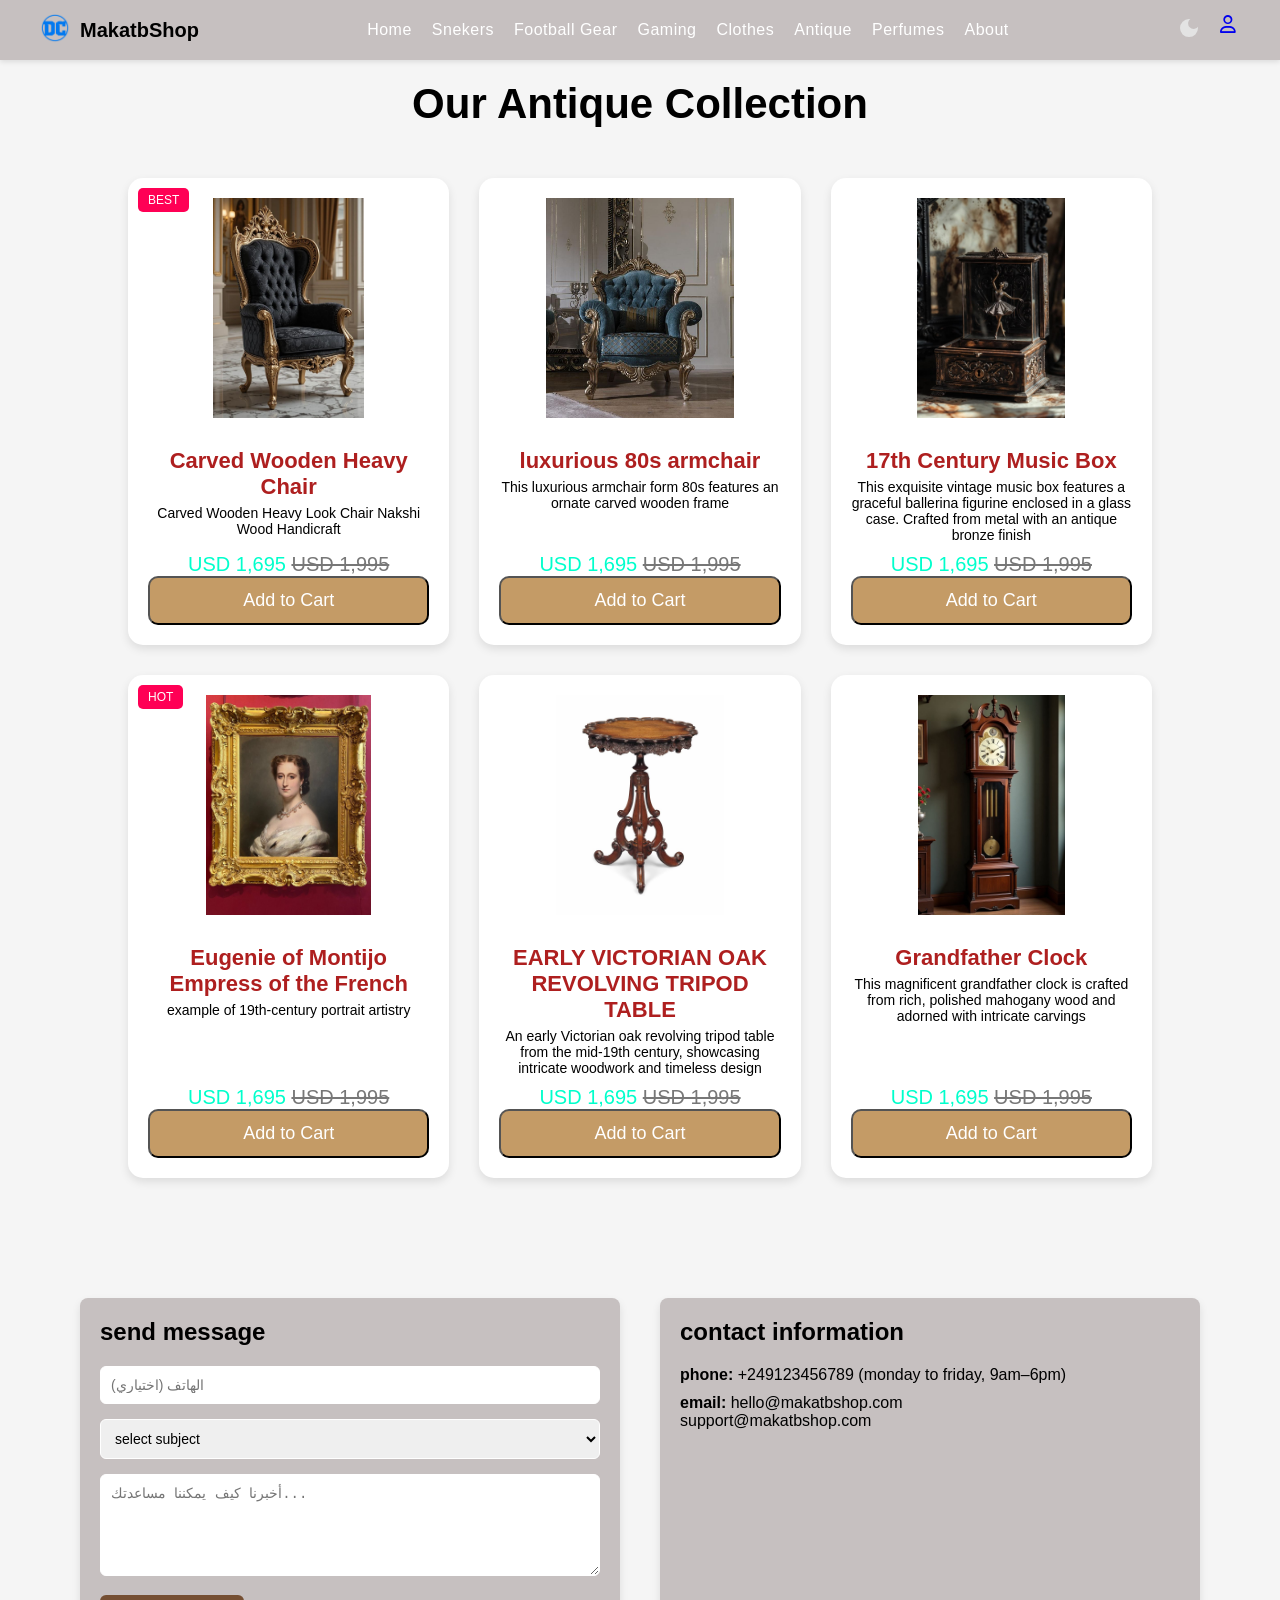
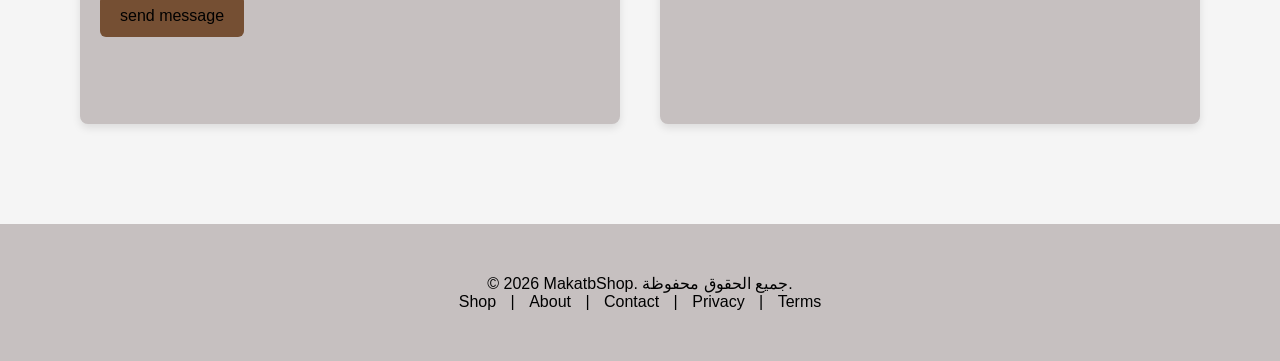
<file: antique.html>
<!DOCTYPE html>
<head>
  <meta charset="UTF-8">
  <title>MakatbShop</title>
 <link rel="stylesheet" href="antique.css">
 <link rel="stylesheet" href="https://cdnjs.cloudflare.com/ajax/libs/font-awesome/6.5.0/css/all.min.css">
<script type="text/javascript" src="darkmoode.js" defer></script>
<link rel="preconnect" href="https://fonts.googleapis.com">
<link rel="preconnect" href="https://fonts.gstatic.com" crossorigin>
<link href="https://fonts.googleapis.com/css2?family=Inter:ital,opsz,wght@0,14..32,100..900;1,14..32,100..900&family=Open+Sans:ital,wght@0,300..800;1,300..800&family=Roboto:ital,wght@0,100..900;1,100..900&display=swap" rel="stylesheet">
</head>
<body>

  <header>
  
  <div class="logo">
    <a href="index.html"><img src="imgs/DC_logo.png" alt="Logo"></a>
    MakatbShop
  </div>

    <nav>
    <ul class="nav-links">
      <li><a href="index.html">Home</a></li>
      <li><a href="sneakers.html">Snekers</a></li>
      <li><a href="footbollgar.html">Football Gear</a></li>
      <li><a href="game.html">Gaming</a></li>
      <li><a href="clo.html">Clothes</a></li>
      <li><a href="antique.html">Antique</a></li>
      <li><a href="PERFUMES.html">Perfumes</a></li>
      <li><a href="#about">About</a></li>
    </ul>
  </nav>

  
  <div class="icons">
    <div id="theme-switch">
        <svg xmlns="http://www.w3.org/2000/svg" height="24px" viewBox="0 -960 960 960" width="24px" fill="#e3e3e3">
            <path d="M480-120q-150 0-255-105T120-480q0-150 105-255t255-105q14 0 27.5 1t26.5 3q-41 29-65.5 75.5T444-660q0 90 63 153t153 63q55 0 101-24.5t75-65.5q2 13 3 26.5t1 27.5q0 150-105 255T480-120Z"/></svg>
        <svg xmlns="http://www.w3.org/2000/svg" height="24px" viewBox="0 -960 960 960" width="24px" fill="#e3e3e3">
            <path d="M338.5-338.5Q280-397 280-480t58.5-141.5Q397-680 480-680t141.5 58.5Q680-563 680-480t-58.5 141.5Q563-280 480-280t-141.5-58.5ZM200-440H40v-80h160v80Zm720 0H760v-80h160v80ZM440-760v-160h80v160h-80Zm0 720v-160h80v160h-80ZM256-650l-101-97 57-59 96 100-52 56Zm492 496-97-101 53-55 101 97-57 59Zm-98-550 97-101 59 57-100 96-56-52ZM154-212l101-97 55 53-97 101-59-57Z"/></svg>
     </div class="icons">
    <a href="login.html"><i class="fa-regular fa-user"></i></a>
  </div>
</header>
<section class="products">
    <h2>Our Antique Collection</h2>
    <div class="grid">
        <div class="card">
            <span class="badge">BEST</span>
            <img src="imgs/chr11.jpg" alt="chair">
            <h3>Carved Wooden Heavy Chair</h3>
            <p class="desc">Carved Wooden Heavy Look Chair Nakshi Wood Handicraft</p>
            <p class="price">USD  1,695 <span style="color:#777; text-decoration: line-through;">USD 1,995</span></p>
            <button class="btn">Add to Cart</button>
        </div>
        <div class="card">
            <img src="imgs/chr22.jpg" alt="chair">
            <h3>luxurious 80s armchair</h3>
            <p class="desc">This luxurious armchair form 80s features an ornate carved wooden frame</p>
            <p class="price">USD  1,695 <span style="color:#777; text-decoration: line-through;">USD 1,995</span></p>
            <button class="btn">Add to Cart</button>
        </div>
        <div class="card">
            
            <img src="imgs/music box.jpg" alt="music box">
            <h3>17th Century Music Box</h3>
            <p class="desc">This exquisite vintage music box features a graceful ballerina figurine enclosed in a glass case.
                            Crafted from metal with an antique bronze finish</p>
            <p class="price">USD  1,695 <span style="color:#777; text-decoration: line-through;">USD 1,995</span></p>
            <button class="btn">Add to Cart</button>
        </div>
        <div class="card">
            <span class="badge">HOT</span>
            <img src="imgs/Empress.jpg" alt="Empress">
            <h3>Eugenie of Montijo Empress of the French</h3>
            <p class="desc">example of 19th‑century portrait artistry</p>
           <p class="price">USD  1,695 <span style="color:#777; text-decoration: line-through;">USD 1,995</span></p>
            <button class="btn">Add to Cart</button>
        </div>

        <div class="card">
            
            <img src="imgs/AN EARLY VICTORIAN OAK REVOLVING TRIPOD TABLE, MID-19TH CENTURY _ Christie's.jpg" alt="table">
            <h3> EARLY VICTORIAN OAK REVOLVING TRIPOD TABLE</h3>
            <p class="desc">An early Victorian oak revolving tripod table from the mid-19th century, showcasing intricate woodwork and timeless design</p>
            <p class="price">USD  1,695 <span style="color:#777; text-decoration: line-through;">USD 1,995</span></p>
            <button class="btn">Add to Cart</button>
        </div>
        <div class="card">
            <img src="imgs/cloc.jpg" alt="Clock">
            <h3>Grandfather Clock</h3>
            <p class="desc">This magnificent grandfather clock is crafted from rich, polished mahogany wood and adorned with intricate carvings</p>
            <p class="price">USD  1,695 <span style="color:#777; text-decoration: line-through;">USD 1,995</span></p>
            <button class="btn">Add to Cart</button>
        </div>
    </div>
</section>
</main>
<div class="contact-container" id="about">
  <!-- نموذج التواصل -->
  <div class="contact-form">
    <h2>send message</h2>
    <input type="tel" placeholder="الهاتف (اختياري)" maxlength="15" oninput="this.value = this.value.replace(/[^0-9+]/g, '')">
    <select>
      <option>select subject</option>
      <option>ask for support</option>
      <option>general inquiry</option>
    </select>
    <textarea rows="5" maxlength="500" placeholder="أخبرنا كيف يمكننا مساعدتك..."></textarea>
    <button type="submit">send message</button>
  </div>

  <!-- معلومات الاتصال -->
  <div class="contact-info">
    <h2>contact information</h2>
    <p><strong>phone:</strong> +249123456789 (monday to friday, 9am–6pm)</p>
    <p><strong>email:</strong> hello@makatbshop.com<br>support@makatbshop.com</p>
    <div class="map">
      <iframe src="https://www.google.com/maps/embed?pb=!1m18!1m12!1m3!1d3459.942278832306!2d31.313561144519642!3d29.865938441352842!2m3!1f0!2f0!3f0!3m2!1i1024!2i768!4f13.1!3m3!1m2!1s0x1458368becfaa68d%3A0xb8a6f7d9576f81f8!2z2YPZhNmK2Kkg2KfZhNit2KfYs9io2KfYqiDZiNin2YTYsNmD2KfYoSDYp9mE2KfYtdi32YbYp9i52YrYjCDYrNin2YXYudipINit2YTZiNin2YY!5e0!3m2!1sen!2seg!4v1777311661950!5m2!1sen!2seg"
              width="100%" height="250" style="border:0;" allowfullscreen="" loading="lazy"></iframe>
    </div>
  </div>
</div>

<footer>
  <p>© 2026 MakatbShop. جميع الحقوق محفوظة.</p>
  <a href="#">Shop</a> | <a href="#">About</a> | <a href="#">Contact</a> | <a href="#">Privacy</a> | <a href="#">Terms</a>
</footer>

</body>
</html>

</body>
</html>
</file>
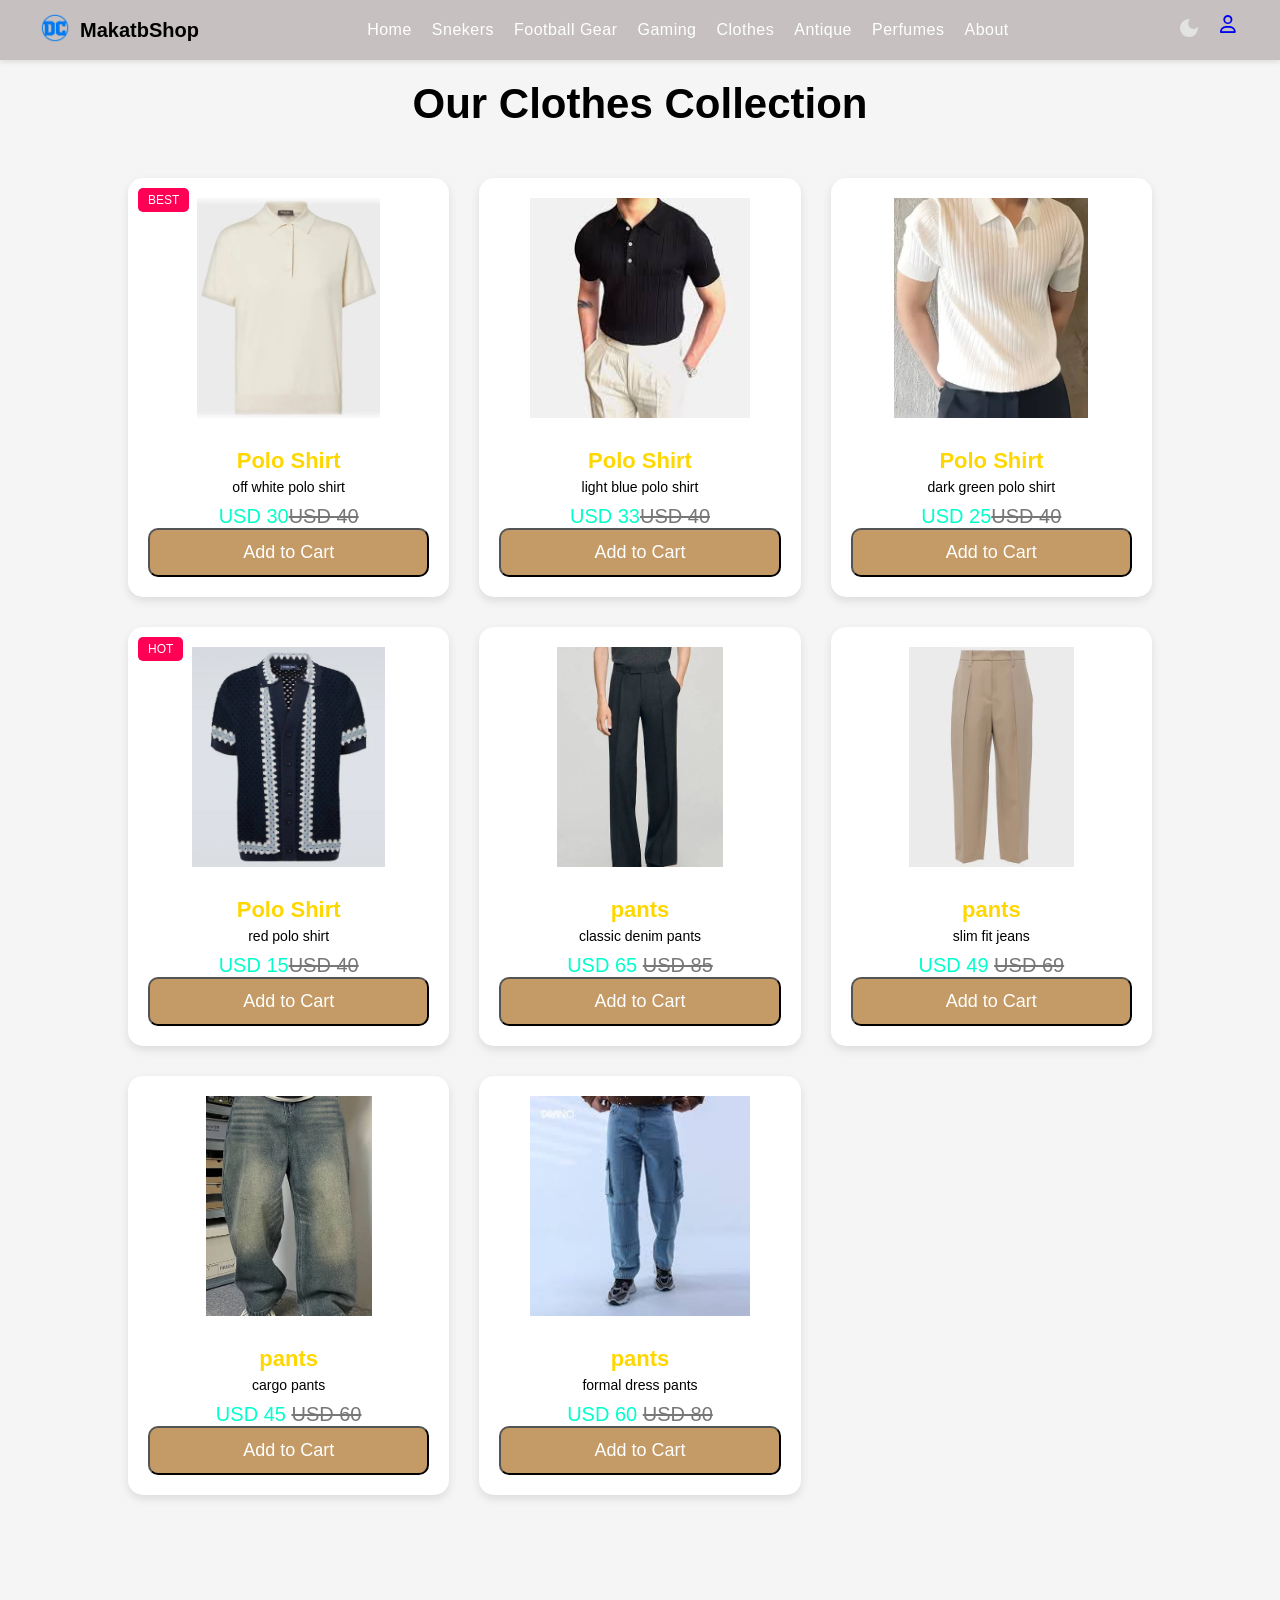
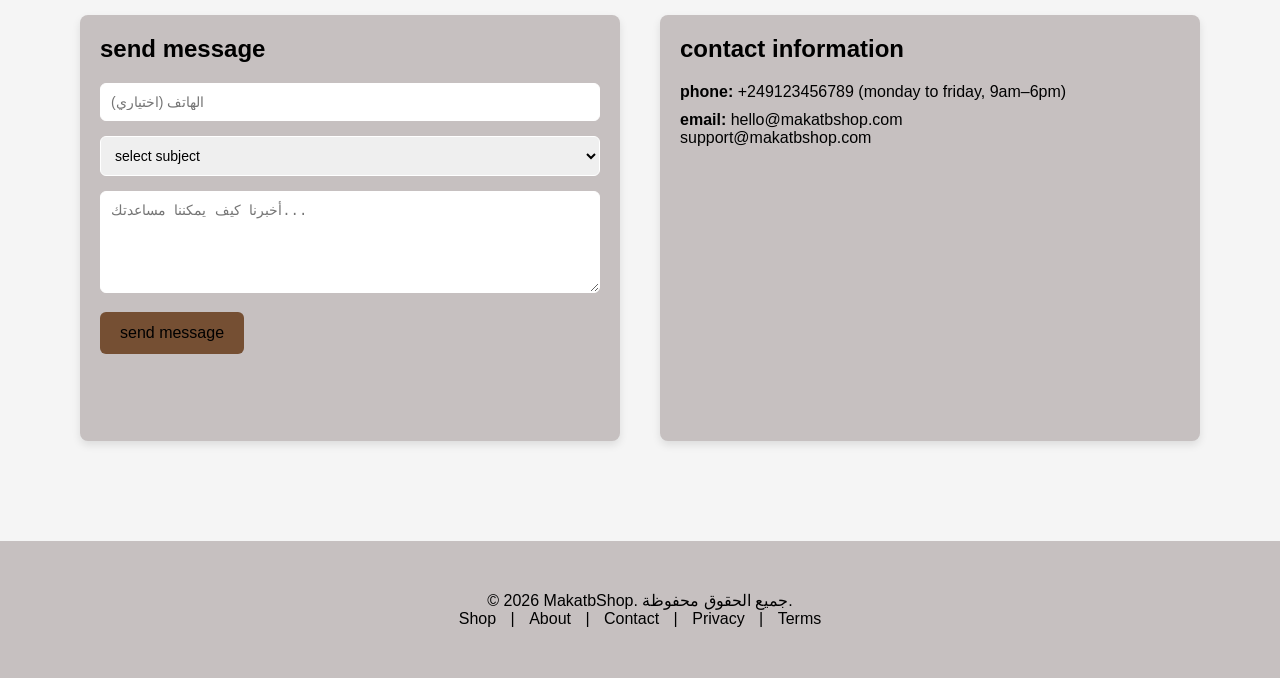
<file: clo.html>
<!DOCTYPE html>
<head>
  <meta charset="UTF-8">
  <title>MakatbShop</title>
 <link rel="stylesheet" href="clo.css">
 <link rel="stylesheet" href="https://cdnjs.cloudflare.com/ajax/libs/font-awesome/6.5.0/css/all.min.css">
<script type="text/javascript" src="darkmoode.js" defer></script>
<link rel="preconnect" href="https://fonts.googleapis.com">
<link rel="preconnect" href="https://fonts.gstatic.com" crossorigin>
<link href="https://fonts.googleapis.com/css2?family=Inter:ital,opsz,wght@0,14..32,100..900;1,14..32,100..900&family=Open+Sans:ital,wght@0,300..800;1,300..800&family=Roboto:ital,wght@0,100..900;1,100..900&display=swap" rel="stylesheet">
</head>
<body>

  <header>

  <div class="logo">
    <a href="index.html"><img src="imgs/DC_logo.png" alt="Logo"></a>
    MakatbShop
  </div>

    <nav>
    <ul class="nav-links">
      <li><a href="index.html">Home</a></li>
      <li><a href="sneakers.html">Snekers</a></li>
      <li><a href="footbollgar.html">Football Gear</a></li>
      <li><a href="game.html">Gaming</a></li>
      <li><a href="clo.html">Clothes</a></li>
      <li><a href="antique.html">Antique</a></li>
      <li><a href="PERFUMES.html">Perfumes</a></li>
      <li><a href="#about">About</a></li>
    </ul>
  </nav>


  <div class="icons">
    <div id="theme-switch">
        <svg xmlns="http://www.w3.org/2000/svg" height="24px" viewBox="0 -960 960 960" width="24px" fill="#e3e3e3">
            <path d="M480-120q-150 0-255-105T120-480q0-150 105-255t255-105q14 0 27.5 1t26.5 3q-41 29-65.5 75.5T444-660q0 90 63 153t153 63q55 0 101-24.5t75-65.5q2 13 3 26.5t1 27.5q0 150-105 255T480-120Z"/></svg>
        <svg xmlns="http://www.w3.org/2000/svg" height="24px" viewBox="0 -960 960 960" width="24px" fill="#e3e3e3">
            <path d="M338.5-338.5Q280-397 280-480t58.5-141.5Q397-680 480-680t141.5 58.5Q680-563 680-480t-58.5 141.5Q563-280 480-280t-141.5-58.5ZM200-440H40v-80h160v80Zm720 0H760v-80h160v80ZM440-760v-160h80v160h-80Zm0 720v-160h80v160h-80ZM256-650l-101-97 57-59 96 100-52 56Zm492 496-97-101 53-55 101 97-57 59Zm-98-550 97-101 59 57-100 96-56-52ZM154-212l101-97 55 53-97 101-59-57Z"/></svg>
     </div class="icons">
    <a href="login.html"><i class="fa-regular fa-user"></i></a>
  </div>
</header>
<section class="products">
    <h2>Our Clothes Collection</h2>
    <div class="grid">
        <div class="card">
            <span class="badge">BEST</span>
            <img src="imgs/polo1.webp" alt="Polo Shirt">
            <h3>Polo Shirt</h3>
            <p class="desc">off white polo shirt</p>
            <p class="price">USD 30<span style="color:#777; text-decoration: line-through;">USD 40</span></p>
            <button class="btn">Add to Cart</button>
        </div>
        <div class="card">
            <img src="imgs/polo2.jpg" alt="Polo Shirt">
            <h3>Polo Shirt</h3>
            <p class="desc">light blue polo shirt</p>
            <p class="price">USD 33<span style="color:#777; text-decoration: line-through;">USD 40</span></p>
            <button class="btn">Add to Cart</button>
        </div>
        <div class="card">
            
            <img src="imgs/polo3.webp" alt="Polo Shirt">
            <h3>Polo Shirt</h3>
            <p class="desc">dark green polo shirt</p>
            <p class="price">USD 25<span style="color:#777; text-decoration: line-through;">USD 40</span></p>
            <button class="btn">Add to Cart</button>
        </div>
        <div class="card">
            <span class="badge">HOT</span>
            <img src="imgs/polo4webp.webp" alt="Polo Shirt">
            <h3>Polo Shirt</h3>
            <p class="desc">red polo shirt</p>
           <p class="price">USD 15<span style="color:#777; text-decoration: line-through;">USD 40</span></p>
            <button class="btn">Add to Cart</button>
        </div>

        <div class="card">
            
            <img src="imgs/pans.webp" alt="pants">
            <h3>pants</h3>
            <p class="desc">classic denim pants</p>
            <p class="price">USD 65 <span style="color:#777; text-decoration: line-through;">USD 85</span></p>
            <button class="btn">Add to Cart</button>
        </div>
        <div class="card">
            <img src="imgs/pans2.webp" alt="pans">
            <h3>pants</h3>
            <p class="desc">slim fit jeans</p>
            <p class="price">USD 49 <span style="color:#777; text-decoration: line-through;">USD 69</span></p>
            <button class="btn">Add to Cart</button>
        </div>
        <div class="card">
            <img src="imgs/pans3.webp" alt="pans">
            <h3>pants</h3>
            <p class="desc">cargo pants</p>
            <p class="price">USD  45 <span style="color:#777; text-decoration: line-through;">USD 60</span></p>
            <button class="btn">Add to Cart</button>
        </div>
        <div class="card">
            <img src="imgs/pans5.jpg" alt="pans">
            <h3>pants</h3>
            <p class="desc">formal dress pants</p>
            <p class="price">USD  60 <span style="color:#777; text-decoration: line-through;">USD 80</span></p>
            <button class="btn">Add to Cart</button>
        </div>
    </div>
</section>
</main>
<div class="contact-container" id="about">
  <!-- نموذج التواصل -->
  <div class="contact-form">
    <h2>send message</h2>
    <input type="tel" placeholder="الهاتف (اختياري)" maxlength="15" oninput="this.value = this.value.replace(/[^0-9+]/g, '')">
    <select>
      <option>select subject</option>
      <option>ask for support</option>
      <option>general inquiry</option>
    </select>
    <textarea rows="5" maxlength="500" placeholder="أخبرنا كيف يمكننا مساعدتك..."></textarea>
    <button type="submit">send message</button>
  </div>

  <!-- معلومات الاتصال -->
  <div class="contact-info">
    <h2>contact information</h2>
    <p><strong>phone:</strong> +249123456789 (monday to friday, 9am–6pm)</p>
    <p><strong>email:</strong> hello@makatbshop.com<br>support@makatbshop.com</p>
    <div class="map">
      <iframe src="https://www.google.com/maps/embed?pb=!1m18!1m12!1m3!1d3459.942278832306!2d31.313561144519642!3d29.865938441352842!2m3!1f0!2f0!3f0!3m2!1i1024!2i768!4f13.1!3m3!1m2!1s0x1458368becfaa68d%3A0xb8a6f7d9576f81f8!2z2YPZhNmK2Kkg2KfZhNit2KfYs9io2KfYqiDZiNin2YTYsNmD2KfYoSDYp9mE2KfYtdi32YbYp9i52YrYjCDYrNin2YXYudipINit2YTZiNin2YY!5e0!3m2!1sen!2seg!4v1777311661950!5m2!1sen!2seg"
              width="100%" height="250" style="border:0;" allowfullscreen="" loading="lazy"></iframe>
    </div>
  </div>
</div>

<footer>
  <p>© 2026 MakatbShop. جميع الحقوق محفوظة.</p>
  <a href="#">Shop</a> | <a href="#">About</a> | <a href="#">Contact</a> | <a href="#">Privacy</a> | <a href="#">Terms</a>
</footer>

</body>
</html>

</body>
</html>
</file>
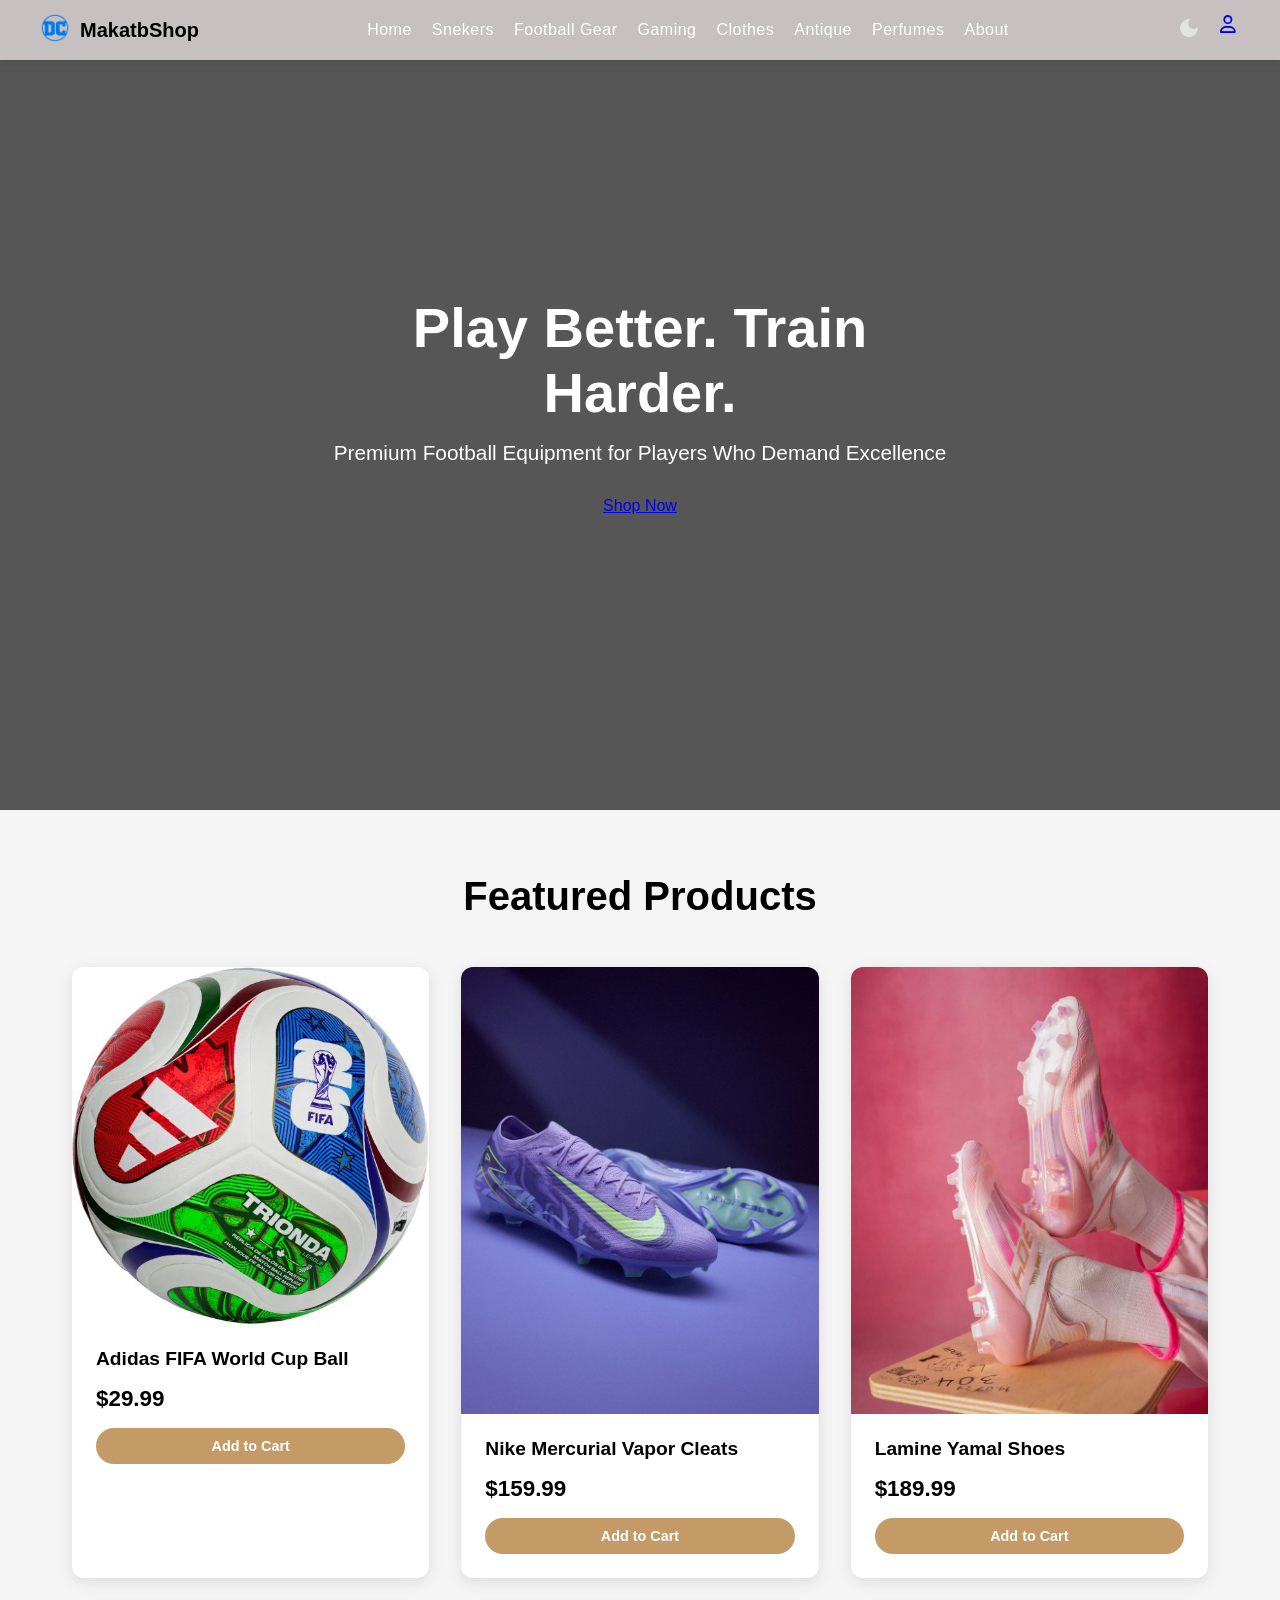
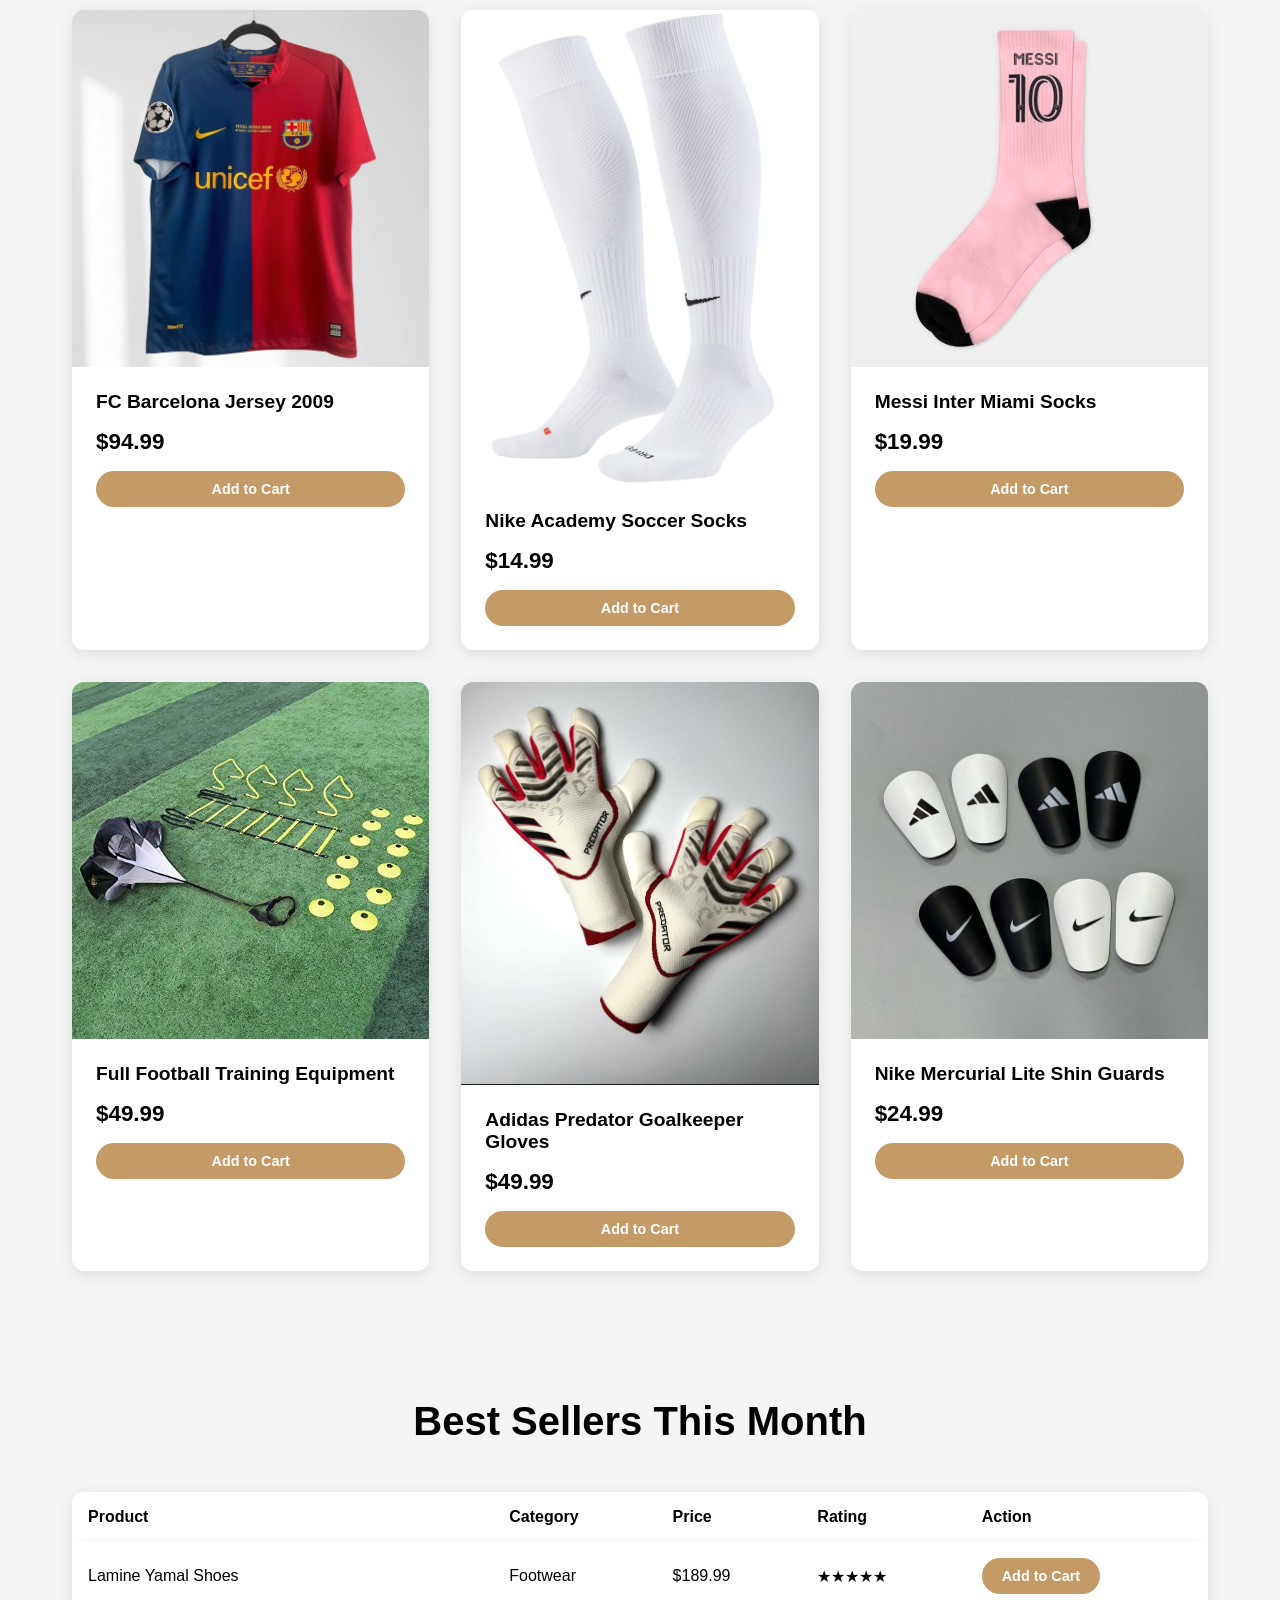
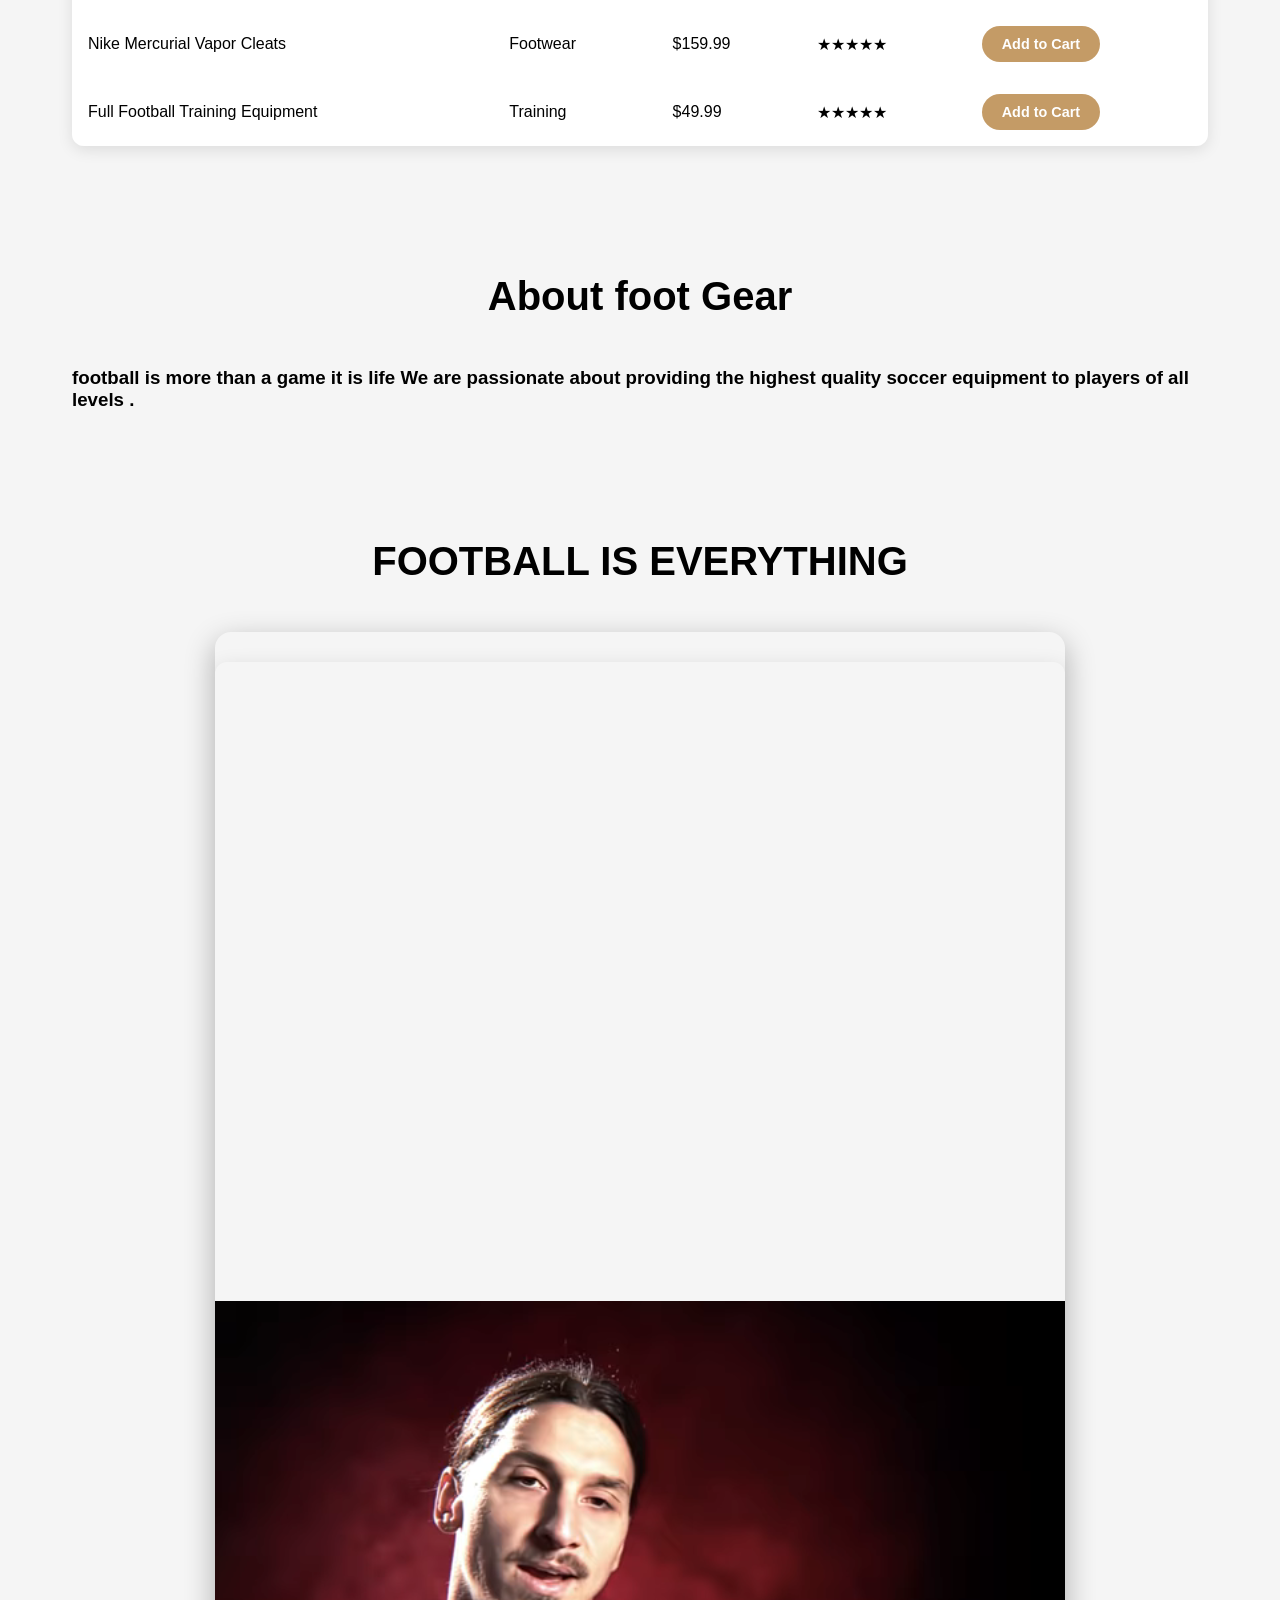
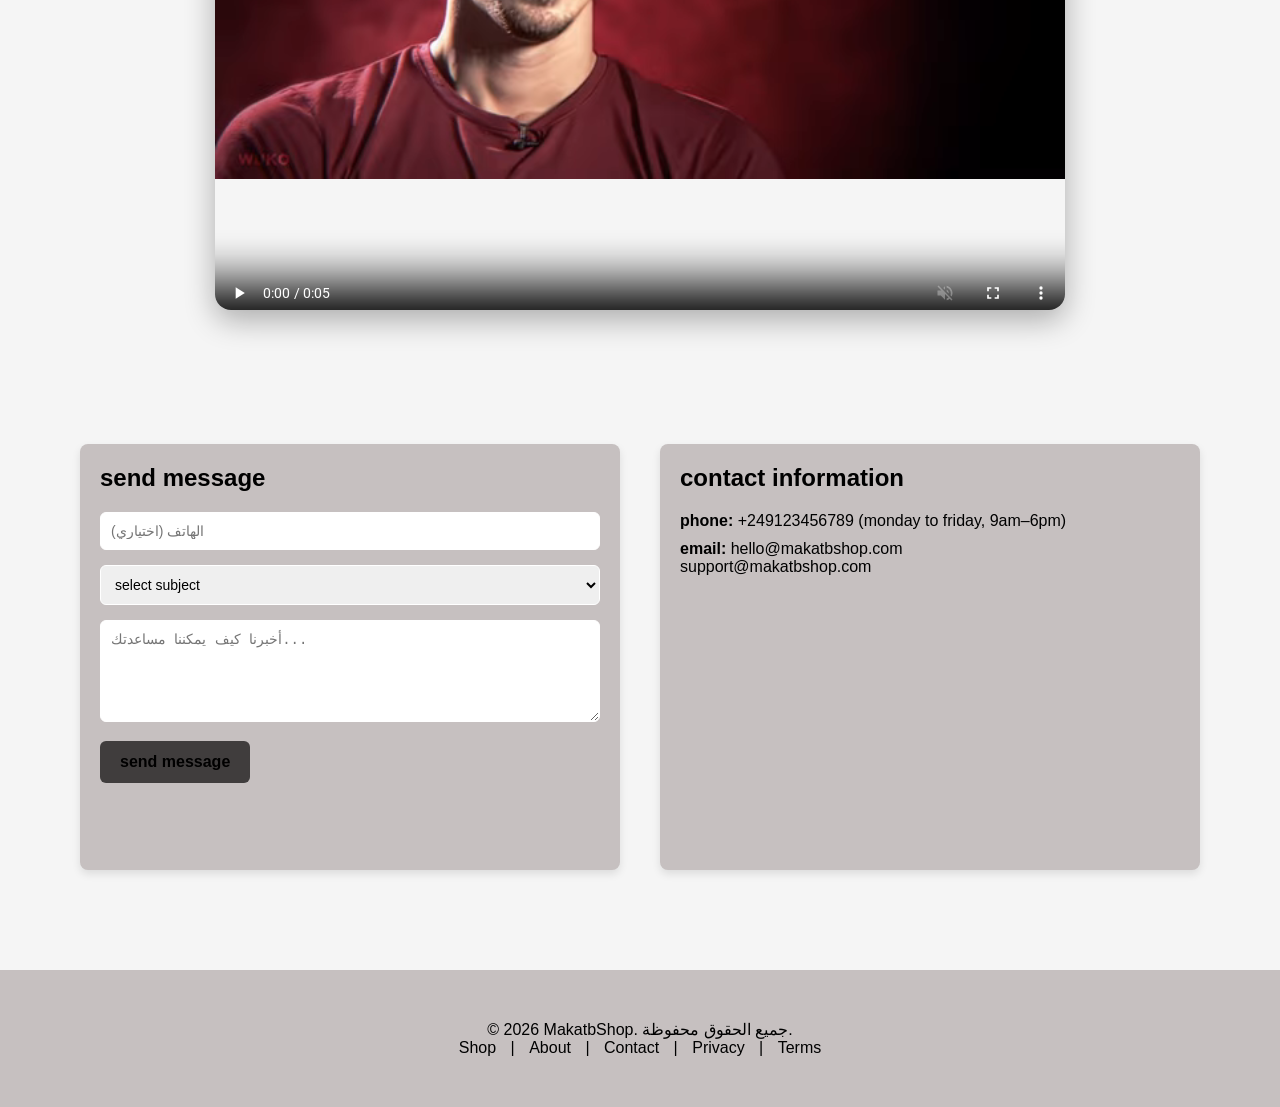
<file: footbollgar.html>
<!DOCTYPE html>
<head>
  <meta charset="UTF-8">
  <title>MakatbShop</title>
 <link rel="stylesheet" href="football-gear.css">
 <link rel="stylesheet" href="https://cdnjs.cloudflare.com/ajax/libs/font-awesome/6.5.0/css/all.min.css">
<script type="text/javascript" src="darkmoode.js" defer></script>
<link rel="preconnect" href="https://fonts.googleapis.com">
<link rel="preconnect" href="https://fonts.gstatic.com" crossorigin>
<link href="https://fonts.googleapis.com/css2?family=Inter:ital,opsz,wght@0,14..32,100..900;1,14..32,100..900&family=Open+Sans:ital,wght@0,300..800;1,300..800&family=Roboto:ital,wght@0,100..900;1,100..900&display=swap" rel="stylesheet">
</head>
<body>

  <header>
  
  <div class="logo">
    <a href="index.html"><img src="imgs/DC_logo.png" alt="Logo"></a>
    MakatbShop
  </div>

    <nav>
    <ul class="nav-links">
      <li><a href="index.html">Home</a></li>
      <li><a href="sneakers.html">Snekers</a></li>
      <li><a href="footbollgar.html">Football Gear</a></li>
      <li><a href="game.html">Gaming</a></li>
      <li><a href="clo.html">Clothes</a></li>
      <li><a href="antique.html">Antique</a></li>
      <li><a href="PERFUMES.html">Perfumes</a></li>
      <li><a href="#about">About</a></li>
    </ul>
  </nav>

  
  <div class="icons">
    <div id="theme-switch">
        <svg xmlns="http://www.w3.org/2000/svg" height="24px" viewBox="0 -960 960 960" width="24px" fill="#e3e3e3">
            <path d="M480-120q-150 0-255-105T120-480q0-150 105-255t255-105q14 0 27.5 1t26.5 3q-41 29-65.5 75.5T444-660q0 90 63 153t153 63q55 0 101-24.5t75-65.5q2 13 3 26.5t1 27.5q0 150-105 255T480-120Z"/></svg>
        <svg xmlns="http://www.w3.org/2000/svg" height="24px" viewBox="0 -960 960 960" width="24px" fill="#e3e3e3">
            <path d="M338.5-338.5Q280-397 280-480t58.5-141.5Q397-680 480-680t141.5 58.5Q680-563 680-480t-58.5 141.5Q563-280 480-280t-141.5-58.5ZM200-440H40v-80h160v80Zm720 0H760v-80h160v80ZM440-760v-160h80v160h-80Zm0 720v-160h80v160h-80ZM256-650l-101-97 57-59 96 100-52 56Zm492 496-97-101 53-55 101 97-57 59Zm-98-550 97-101 59 57-100 96-56-52ZM154-212l101-97 55 53-97 101-59-57Z"/></svg>
     </div class="icons">
    <a href="login.html"><i class="fa-regular fa-user"></i></a>
  </div>
</header>

<main>

    
    <section id="home" class="hero">
        <div class="hero-content">
            <h2>Play Better. Train Harder.</h2>
            <p>Premium Football Equipment for Players Who Demand Excellence</p>
            <a href="#products" class="btn">Shop Now</a>
        </div>
    </section>

    
    <section id="products" class="products-section">
        <div class="container">
            <h2>Featured Products</h2>
            <div class="products-grid">

                <article class="product-card">
                    <img src="imgs/bool.jpg" alt="Adidas FIFA World Cup Ball">
                    <div class="product-info">
                        <h3>Adidas FIFA World Cup Ball</h3>
                        <p class="price">$29.99</p>
                        <button type="button" class="buy-button">Add to Cart</button>
                    </div>
                </article>

                <article class="product-card">
                    <img src="imgs/prsoo.jpg" alt="Nike Mercurial Vapor Cleats">
                    <div class="product-info">
                        <h3>Nike Mercurial Vapor Cleats</h3>
                        <p class="price">$159.99</p>
                        <button type="button" class="buy-button">Add to Cart</button>
                    </div>
                </article>

                
                <article class="product-card">
                    <img src="imgs/binkso.jpg" alt="Lamine Yamal Signature Shoes">
                    <div class="product-info">
                        <h3>Lamine Yamal Shoes</h3>
                        <p class="price">$189.99</p>
                        <button type="button" class="buy-button">Add to Cart</button>
                    </div>
                </article>

                <article class="product-card">
                    <img src="imgs/bts.jpg" alt="FC Barcelona Jersey 2009">
                    <div class="product-info">
                        <h3>FC Barcelona Jersey 2009</h3>
                        <p class="price">$94.99</p>
                        <button type="button" class="buy-button">Add to Cart</button>
                    </div>
                </article>

                <article class="product-card">
                    <img src="imgs/whsr.jpg" alt="Nike Academy Over-The-Calf Soccer Socks">
                    <div class="product-info">
                        <h3>Nike Academy Soccer Socks</h3>
                        <p class="price">$14.99</p>
                        <button type="button" class="buy-button">Add to Cart</button>
                    </div>
                </article>

                <article class="product-card">
                    <img src="imgs/mess.jpg" alt="Messi Socks">
                    <div class="product-info">
                        <h3>Messi Inter Miami Socks</h3>
                        <p class="price">$19.99</p>
                        <button type="button" class="buy-button">Add to Cart</button>
                    </div>
                </article>

                <article class="product-card">
                    <img src="imgs/gar.jpg" alt="Full Football Training Equipment">
                    <div class="product-info">
                        <h3>Full Football Training Equipment</h3>
                        <p class="price">$49.99</p>
                        <button type="button" class="buy-button">Add to Cart</button>
                    </div>
                </article>

                <article class="product-card">
                    <img src="imgs/galfs.jpg" alt="Adidas Predator Goalkeeper Gloves">
                    <div class="product-info">
                        <h3>Adidas Predator Goalkeeper Gloves</h3>
                        <p class="price">$49.99</p>
                        <button type="button" class="buy-button">Add to Cart</button>
                    </div>
                </article>

                <article class="product-card">
                    <img src="imgs/hamai.jpg" alt="Nike Mercurial Lite Shin Guards">
                    <div class="product-info">
                        <h3>Nike Mercurial Lite Shin Guards</h3>
                        <p class="price">$24.99</p>
                        <button type="button" class="buy-button">Add to Cart</button>
                    </div>
                </article>

            </div>
        </div>
    </section>

    <!-- كمل اكتب افضل المبيعات بكرة انا زهجت-->
    <section id="bestsellers" class="bestsellers-section">
        <div class="container">
            <h2>Best Sellers This Month</h2>
            <table class="products-table">
                <thead class="ctable">
                    <tr>
                        <th>Product</th>
                        <th>Category</th>
                        <th>Price</th>
                        <th>Rating</th>
                        <th>Action</th>
                    </tr>
                </thead>
                <tbody class="ctable">
                    <tr >
                        <td>Lamine Yamal Shoes</td>
                        <td>Footwear</td>
                        <td>$189.99</td>
                        <td>★★★★★</td>
                        <td><button type="button" class="buy-button">Add to Cart</button></td>
                    </tr>
                    <tr>
                        <td>Nike Mercurial Vapor Cleats</td>
                        <td>Footwear</td>
                        <td>$159.99</td>
                        <td>★★★★★</td>
                        <td><button type="button" class="buy-button">Add to Cart</button></td>
                    </tr>
                    <tr>
                        <td>Full Football Training Equipment</td>
                        <td>Training</td>
                        <td>$49.99</td>
                        <td>★★★★★</td>
                        <td><button type="button" class="buy-button">Add to Cart</button></td>
                    </tr>
                </tbody>
            </table>
        </div>
    </section>

    <!-- يلهوييييييييييي-->
    <section id="about" class="about-section">
        <div class="container">
            <h2>About foot Gear</h2>
           
            <p><h3>football is more than a game it is life We are passionate about providing the highest quality soccer equipment to players of all levels .</h3></p>
        </div>
    </section>

    <!-- الفيديو ابا يشتغل مفروض عشان ش -->
    <section class="video-section">
        <div class="container">
            <h2 style="text-align: center;">FOOTBALL IS EVERYTHING</h2>
            <div class="video-wrapper" style="max-width: 850px; margin: 30px auto; border-radius: 16px; overflow: hidden; box-shadow: 0 10px 30px rgba(0,0,0,0.3); position: relative; padding-bottom: 56.25%; height: 0;">
                <video controls muted class="video-wrapper"

                    style="position: absolute; top: 0; left: 0; width: 100%; height: 100%; border: 0;"
                    src="imgs/messi.mp4"
                    title="Football Motivation" 
                    
                    frameborder="0" 
                    allowfullscreen>
                </video>
            </div>
        </div>
    </section>

    
  

</main>

<div class="contact-container" id="about">
  <!-- نموذج التواصل -->
  <div class="contact-form">
    <h2>send message</h2>
    <input type="tel" placeholder="الهاتف (اختياري)" maxlength="15" oninput="this.value = this.value.replace(/[^0-9+]/g, '')">
    <select>
      <option>select subject</option>
      <option>ask for support</option>
      <option>general inquiry</option>
    </select>
    <textarea rows="5" maxlength="500" placeholder="أخبرنا كيف يمكننا مساعدتك..."></textarea>
    <button type="submit" class="buy-button">send message</button>
  </div>

  <!-- معلومات الاتصال -->
  <div class="contact-info">
    <h2>contact information</h2>
    <p><strong>phone:</strong> +249123456789 (monday to friday, 9am–6pm)</p>
    <p><strong>email:</strong> hello@makatbshop.com<br>support@makatbshop.com</p>
    <div class="map">
      <iframe src="https://www.google.com/maps/embed?pb=!1m18!1m12!1m3!1d3459.942278832306!2d31.313561144519642!3d29.865938441352842!2m3!1f0!2f0!3f0!3m2!1i1024!2i768!4f13.1!3m3!1m2!1s0x1458368becfaa68d%3A0xb8a6f7d9576f81f8!2z2YPZhNmK2Kkg2KfZhNit2KfYs9io2KfYqiDZiNin2YTYsNmD2KfYoSDYp9mE2KfYtdi32YbYp9i52YrYjCDYrNin2YXYudipINit2YTZiNin2YY!5e0!3m2!1sen!2seg!4v1777311661950!5m2!1sen!2seg"
              width="100%" height="250" style="border:0;" allowfullscreen="" loading="lazy"></iframe>
    </div>
  </div>
</div>

<footer>
  <p>© 2026 MakatbShop. جميع الحقوق محفوظة.</p>
  <a href="#">Shop</a> | <a href="#">About</a> | <a href="#">Contact</a> | <a href="#">Privacy</a> | <a href="#">Terms</a>
</footer>
   
</body>
</html>
</file>
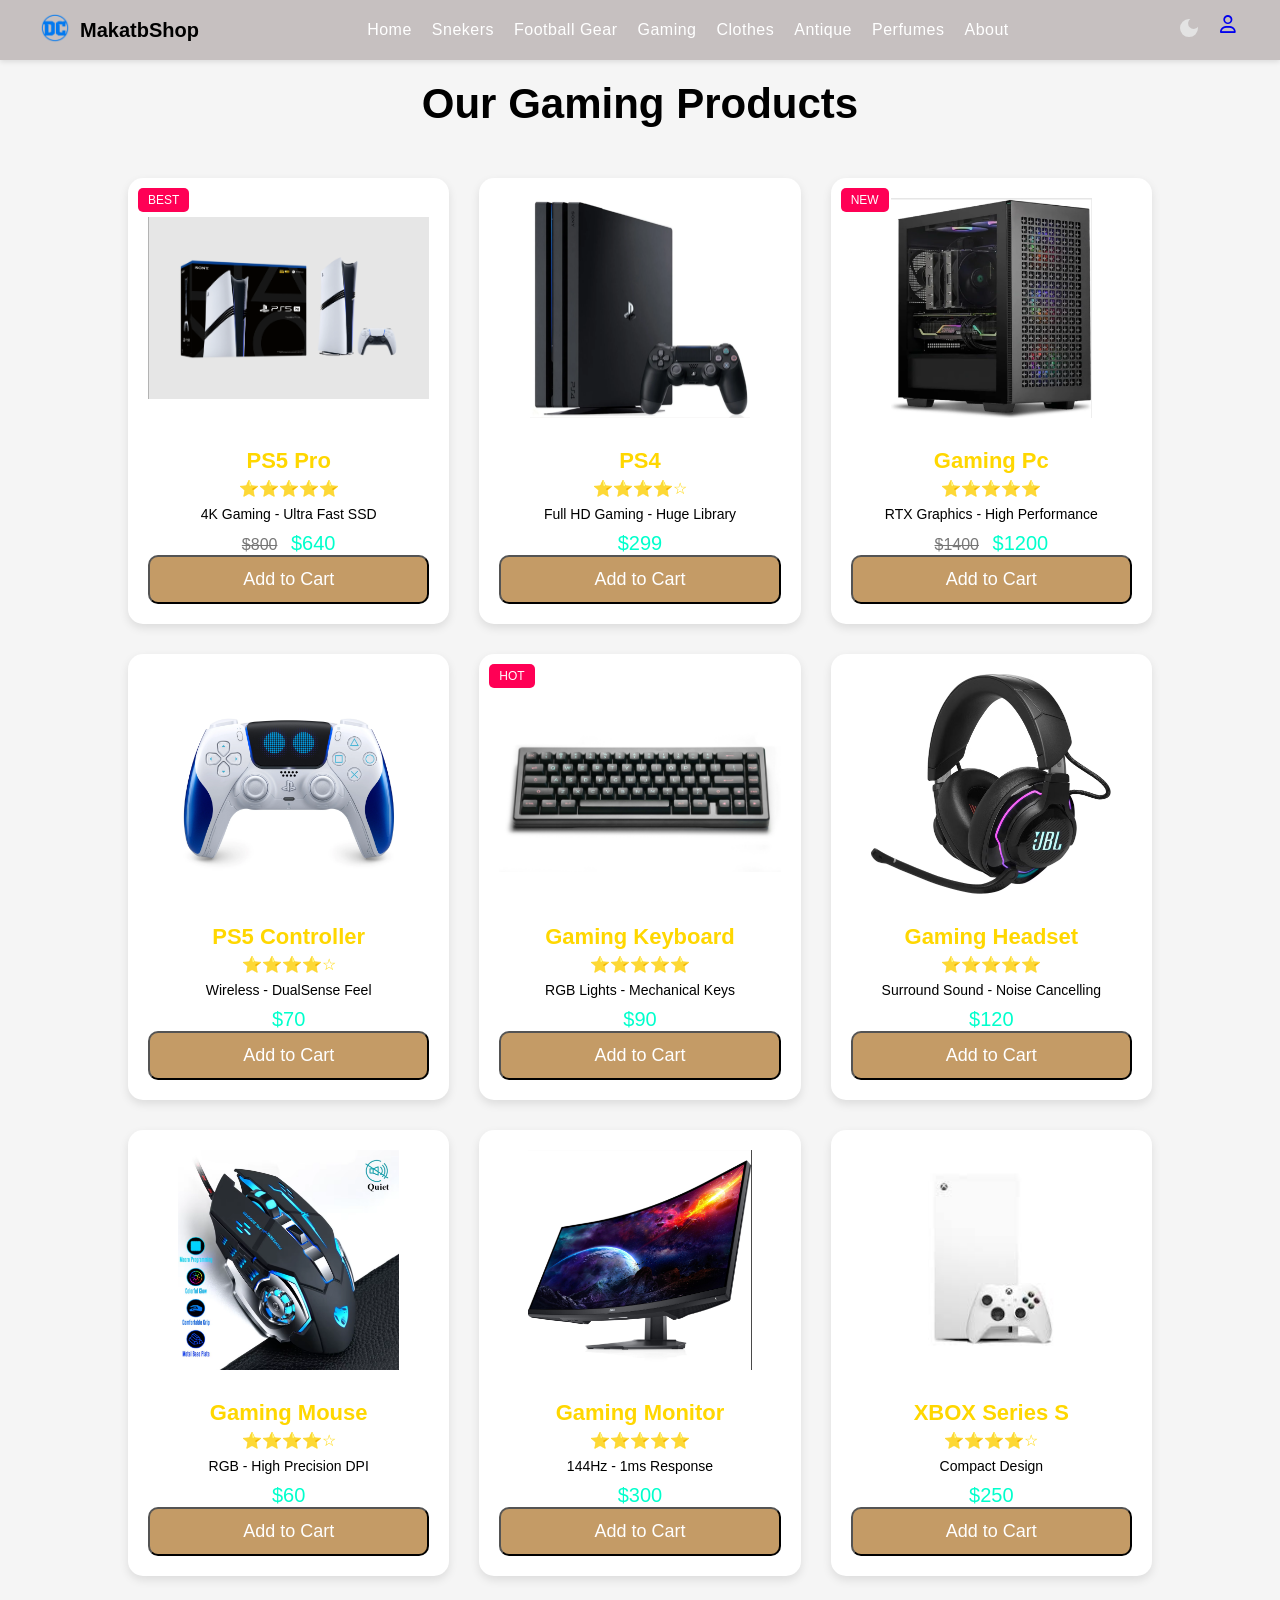
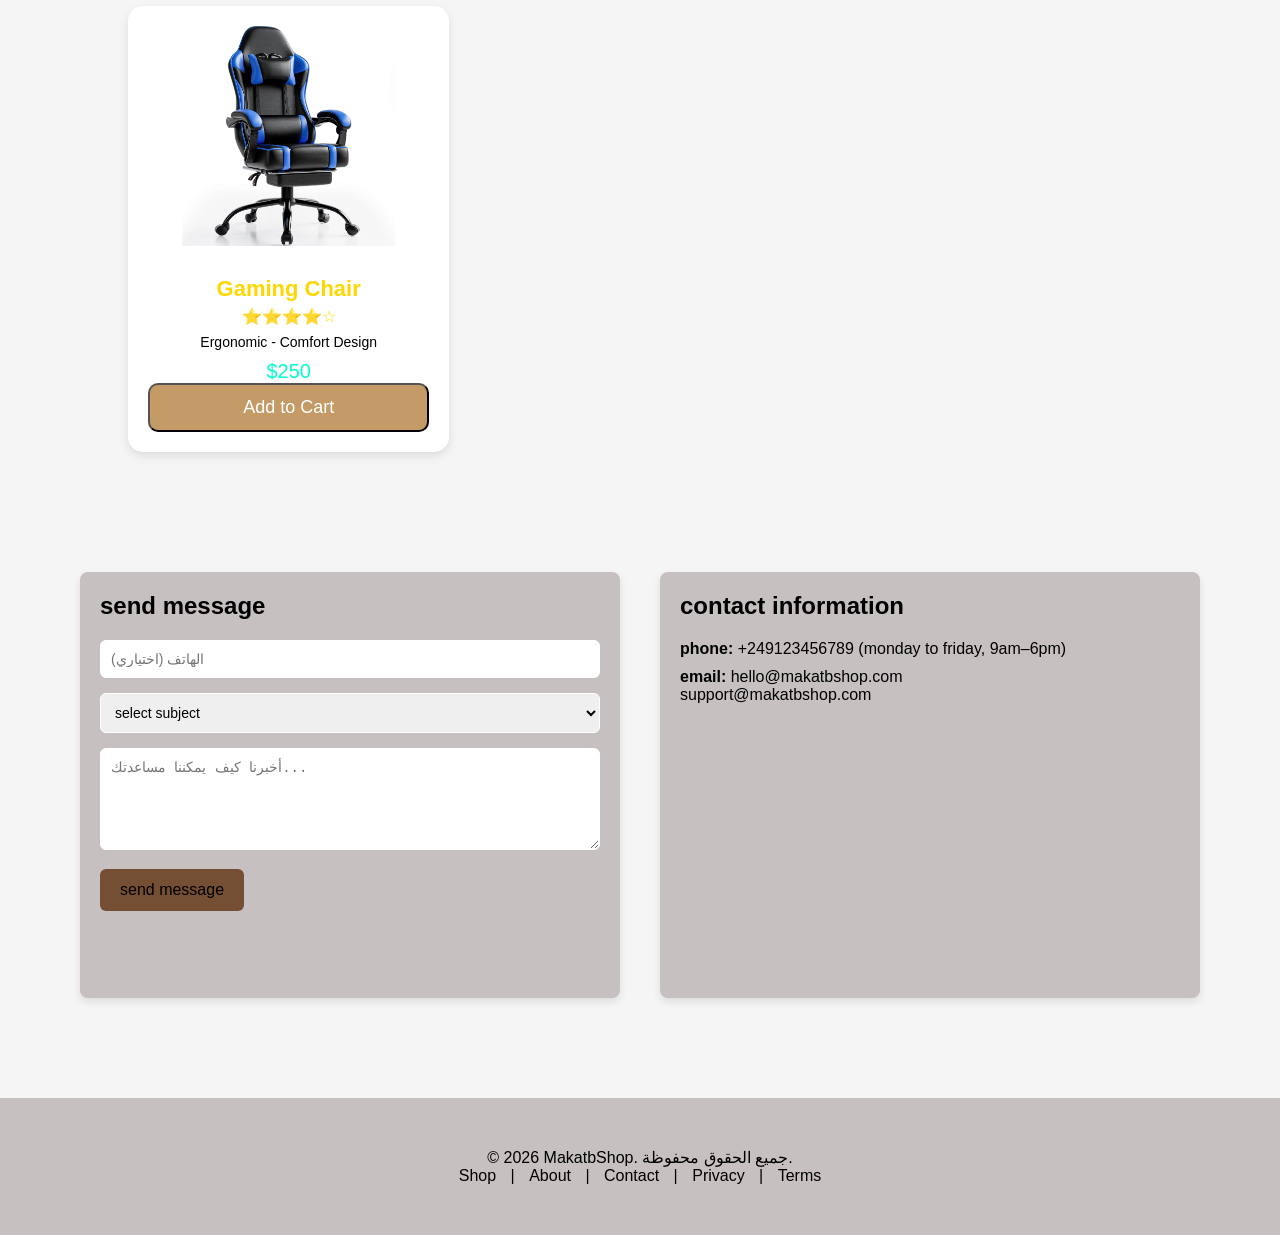
<file: game.html>
<!DOCTYPE html>
<html lang="en">
<head>
    <meta charset="UTF-8">
    <meta name="viewport" content="width=device-width, initial-scale=1.0">
    <title>Gaming Store</title>
    <link rel="stylesheet" href="game.css">
    <link rel="stylesheet" href="https://cdnjs.cloudflare.com/ajax/libs/font-awesome/6.5.0/css/all.min.css">
    <script type="text/javascript" src="darkmoode.js" defer></script>
</head>
<body>
<main>
<header>
 
  <div class="logo">
    <a href="index.html"><img src="imgs/DC_logo.png" alt="Logo"></a>
    MakatbShop
  </div>

  
  <nav>
    <ul class="nav-links">
      <li><a href="index.html">Home</a></li>
      <li><a href="sneakers.html">Snekers</a></li>
      <li><a href="footbollgar.html">Football Gear</a></li>
      <li><a href="game.html">Gaming</a></li>
      <li><a href="clo.html">Clothes</a></li>
      <li><a href="antique.html">Antique</a></li>
      <li><a href="PERFUMES.html">Perfumes</a></li>
      <li><a href="#about">About</a></li>
    </ul>
  </nav>

 
  <div class="icons">
    <div id="theme-switch">
        <svg xmlns="http://www.w3.org/2000/svg" height="24px" viewBox="0 -960 960 960" width="24px" fill="#e3e3e3">
            <path d="M480-120q-150 0-255-105T120-480q0-150 105-255t255-105q14 0 27.5 1t26.5 3q-41 29-65.5 75.5T444-660q0 90 63 153t153 63q55 0 101-24.5t75-65.5q2 13 3 26.5t1 27.5q0 150-105 255T480-120Z"/></svg>
        <svg xmlns="http://www.w3.org/2000/svg" height="24px" viewBox="0 -960 960 960" width="24px" fill="#e3e3e3">
            <path d="M338.5-338.5Q280-397 280-480t58.5-141.5Q397-680 480-680t141.5 58.5Q680-563 680-480t-58.5 141.5Q563-280 480-280t-141.5-58.5ZM200-440H40v-80h160v80Zm720 0H760v-80h160v80ZM440-760v-160h80v160h-80Zm0 720v-160h80v160h-80ZM256-650l-101-97 57-59 96 100-52 56Zm492 496-97-101 53-55 101 97-57 59Zm-98-550 97-101 59 57-100 96-56-52ZM154-212l101-97 55 53-97 101-59-57Z"/></svg>
    </div class="icons">
    <a href="login.html"><i class="fa-regular fa-user"></i></a>
  </div>
</header>
<section class="products">
    <h2>Our Gaming Products</h2>
    <div class="grid">
        <div class="card">
            <span class="badge">BEST</span>
            <img src="imgs/ps5.png" alt="PS5">
            <h3>PS5 Pro</h3>
            <p class="rating">⭐⭐⭐⭐⭐</p>
            <p class="desc">4K Gaming - Ultra Fast SSD</p>
            <p class="price"><span class="old">$800</span> $640</p>
            <button class="btn">Add to Cart</button>
        </div>
        <div class="card">
            <img src="imgs/ps4.png" alt="PS4">
            <h3>PS4</h3>
            <p class="rating">⭐⭐⭐⭐☆</p>
            <p class="desc">Full HD Gaming - Huge Library</p>
            <p class="price">$299</p>
            <button class="btn">Add to Cart</button>  
        </div>
        <div class="card">
            <span class="badge">NEW</span>
            <img src="imgs/monitor.png" alt="Gaming Pc">
            <h3>Gaming Pc</h3>
            <p class="rating">⭐⭐⭐⭐⭐</p>
            <p class="desc">RTX Graphics - High Performance</p>
            <p class="price"><span class="old">$1400</span> $1200</p>
            <button class="btn">Add to Cart</button>
        </div>
        <div class="card">
            <img src="imgs/ps5 controller.png" alt="Controller">
            <h3>PS5 Controller</h3>
            <p class="rating">⭐⭐⭐⭐☆</p>
            <p class="desc">Wireless - DualSense Feel</p>
            <p class="price">$70</p>
            <button class="btn">Add to Cart</button>
        </div>

        <div class="card">
            <span class="badge">HOT</span>
            <img src="imgs/Key bord.jpg" alt="Keyboard">
            <h3>Gaming Keyboard</h3>
            <p class="rating">⭐⭐⭐⭐⭐</p>
            <p class="desc">RGB Lights - Mechanical Keys</p>
            <p class="price">$90</p>
            <button class="btn">Add to Cart</button>
        </div>
        <div class="card">
            <img src="imgs/headset.png" alt="Headset">
            <h3>Gaming Headset</h3>
            <p class="rating">⭐⭐⭐⭐⭐</p>
            <p class="desc">Surround Sound - Noise Cancelling</p>
            <p class="price">$120</p>
            <button class="btn">Add to Cart</button>
        </div>
        <div class="card">
            <img src="imgs/mouse.png" alt="Mouse">
            <h3>Gaming Mouse</h3>
            <p class="rating">⭐⭐⭐⭐☆</p>
            <p class="desc">RGB - High Precision DPI</p>
            <p class="price">$60</p>
            <button class="btn">Add to Cart</button>
        </div>
        <div class="card">
            <img src="imgs/screen.png" alt="Monitor">
            <h3>Gaming Monitor</h3>
            <p class="rating">⭐⭐⭐⭐⭐</p>
            <p class="desc">144Hz - 1ms Response</p>
            <p class="price">$300</p>
            <button class="btn">Add to Cart</button>
        </div>
        <div class="card">
            <img src="imgs/xbox.jfif" alt="XBOX Series S">
            <h3>XBOX Series S</h3>
            <p class="rating">⭐⭐⭐⭐☆</p>
            <p class="desc">Compact Design</p>
            <p class="price">$250</p>
            <button class="btn">Add to Cart</button>
        </div>
        <div class="card">
            <img src="imgs/chair.png" alt="Chair">
            <h3>Gaming Chair</h3>
            <p class="rating">⭐⭐⭐⭐☆</p>
            <p class="desc">Ergonomic - Comfort Design</p>
            <p class="price">$250</p>
            <button class="btn">Add to Cart</button>
        </div>
    </div>
</section>
</main>
<div class="contact-container" id="about">
  <!-- نموذج التواصل -->
  <div class="contact-form">
    <h2>send message</h2>
    <input type="tel" placeholder="الهاتف (اختياري)" maxlength="15" oninput="this.value = this.value.replace(/[^0-9+]/g, '')">
    <select>
      <option>select subject</option>
      <option>ask for support</option>
      <option>general inquiry</option>
    </select>
    <textarea rows="5" maxlength="500" placeholder="أخبرنا كيف يمكننا مساعدتك..."></textarea>
    <button type="submit">send message</button>
  </div>

  <!-- معلومات الاتصال -->
  <div class="contact-info">
    <h2>contact information</h2>
    <p><strong>phone:</strong> +249123456789 (monday to friday, 9am–6pm)</p>
    <p><strong>email:</strong> hello@makatbshop.com<br>support@makatbshop.com</p>
    <div class="map">
      <iframe src="https://www.google.com/maps/embed?pb=!1m18!1m12!1m3!1d3459.942278832306!2d31.313561144519642!3d29.865938441352842!2m3!1f0!2f0!3f0!3m2!1i1024!2i768!4f13.1!3m3!1m2!1s0x1458368becfaa68d%3A0xb8a6f7d9576f81f8!2z2YPZhNmK2Kkg2KfZhNit2KfYs9io2KfYqiDZiNin2YTYsNmD2KfYoSDYp9mE2KfYtdi32YbYp9i52YrYjCDYrNin2YXYudipINit2YTZiNin2YY!5e0!3m2!1sen!2seg!4v1777311661950!5m2!1sen!2seg"
              width="100%" height="250" style="border:0;" allowfullscreen="" loading="lazy"></iframe>
    </div>
  </div>
</div>

<footer>
  <p>© 2026 MakatbShop. جميع الحقوق محفوظة.</p>
  <a href="#">Shop</a> | <a href="#">About</a> | <a href="#">Contact</a> | <a href="#">Privacy</a> | <a href="#">Terms</a>
</footer>

</body>
</html>

</body>
</html>
</file>
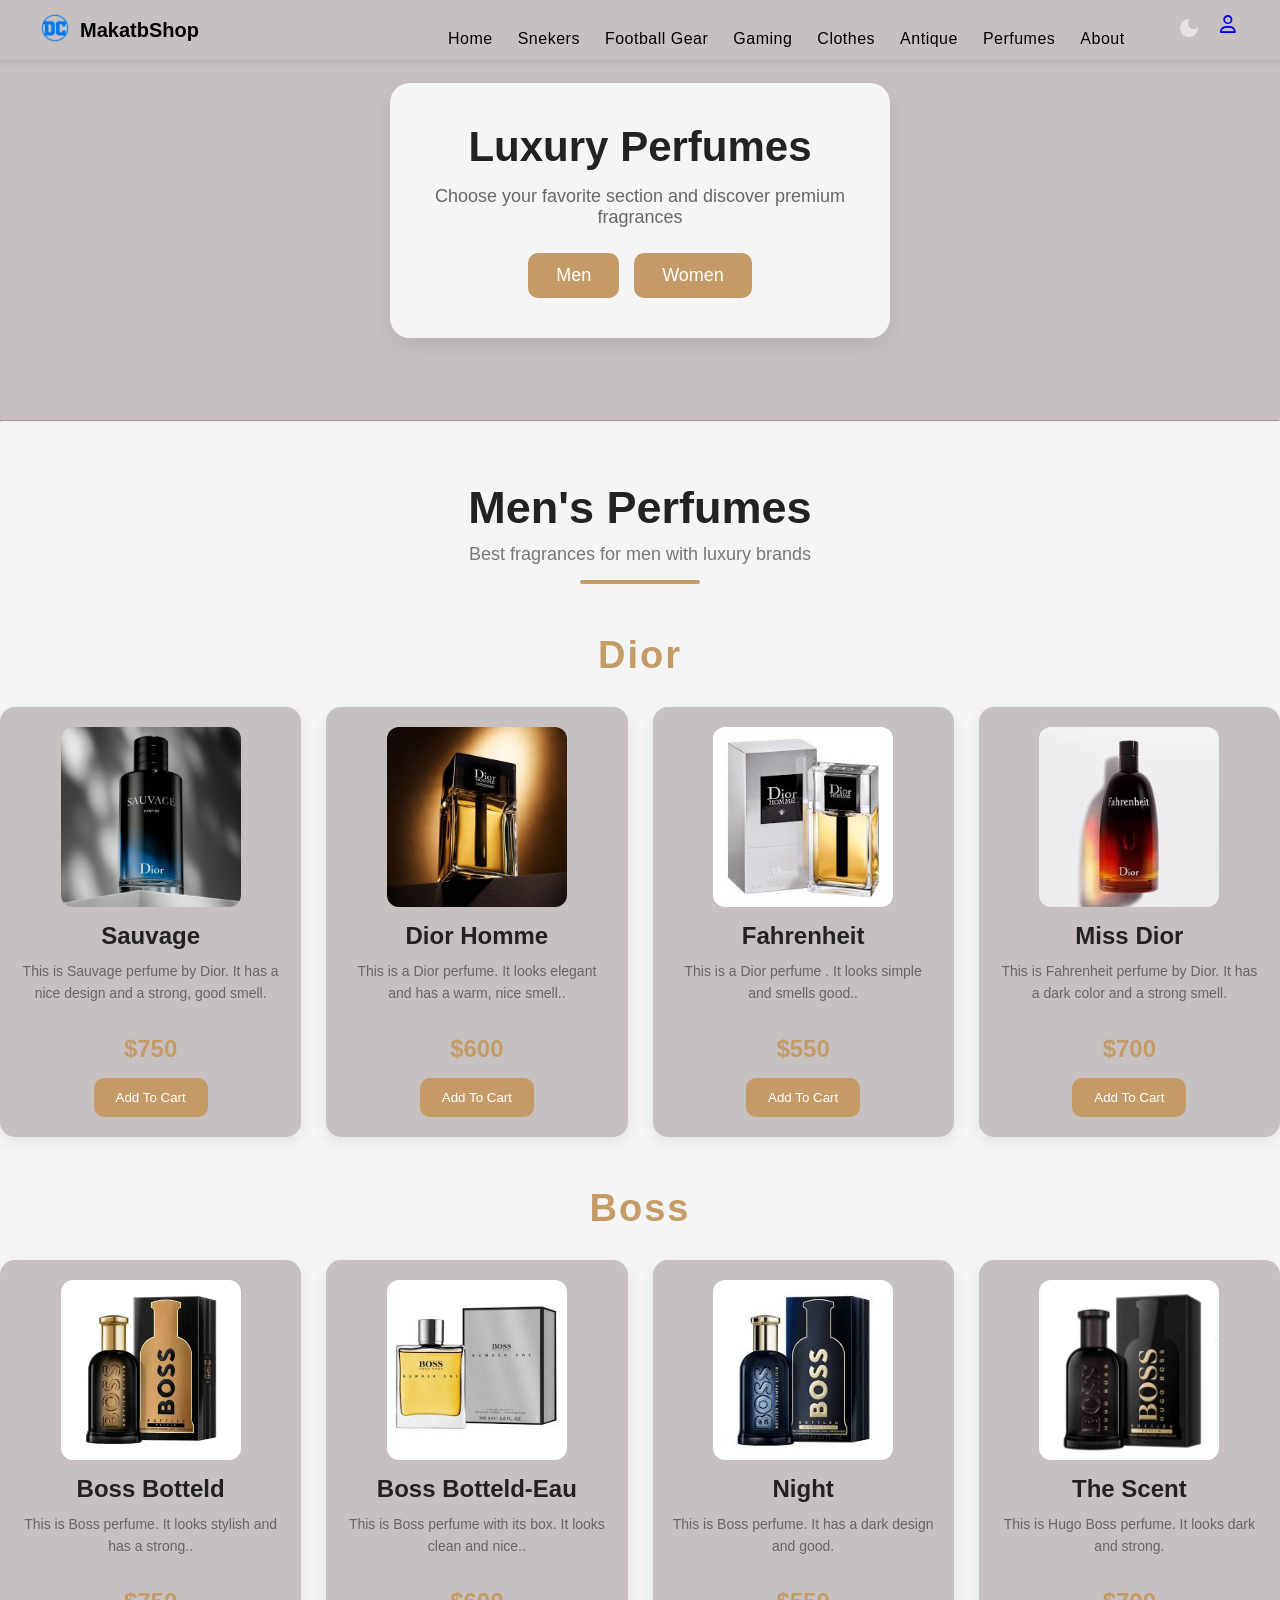
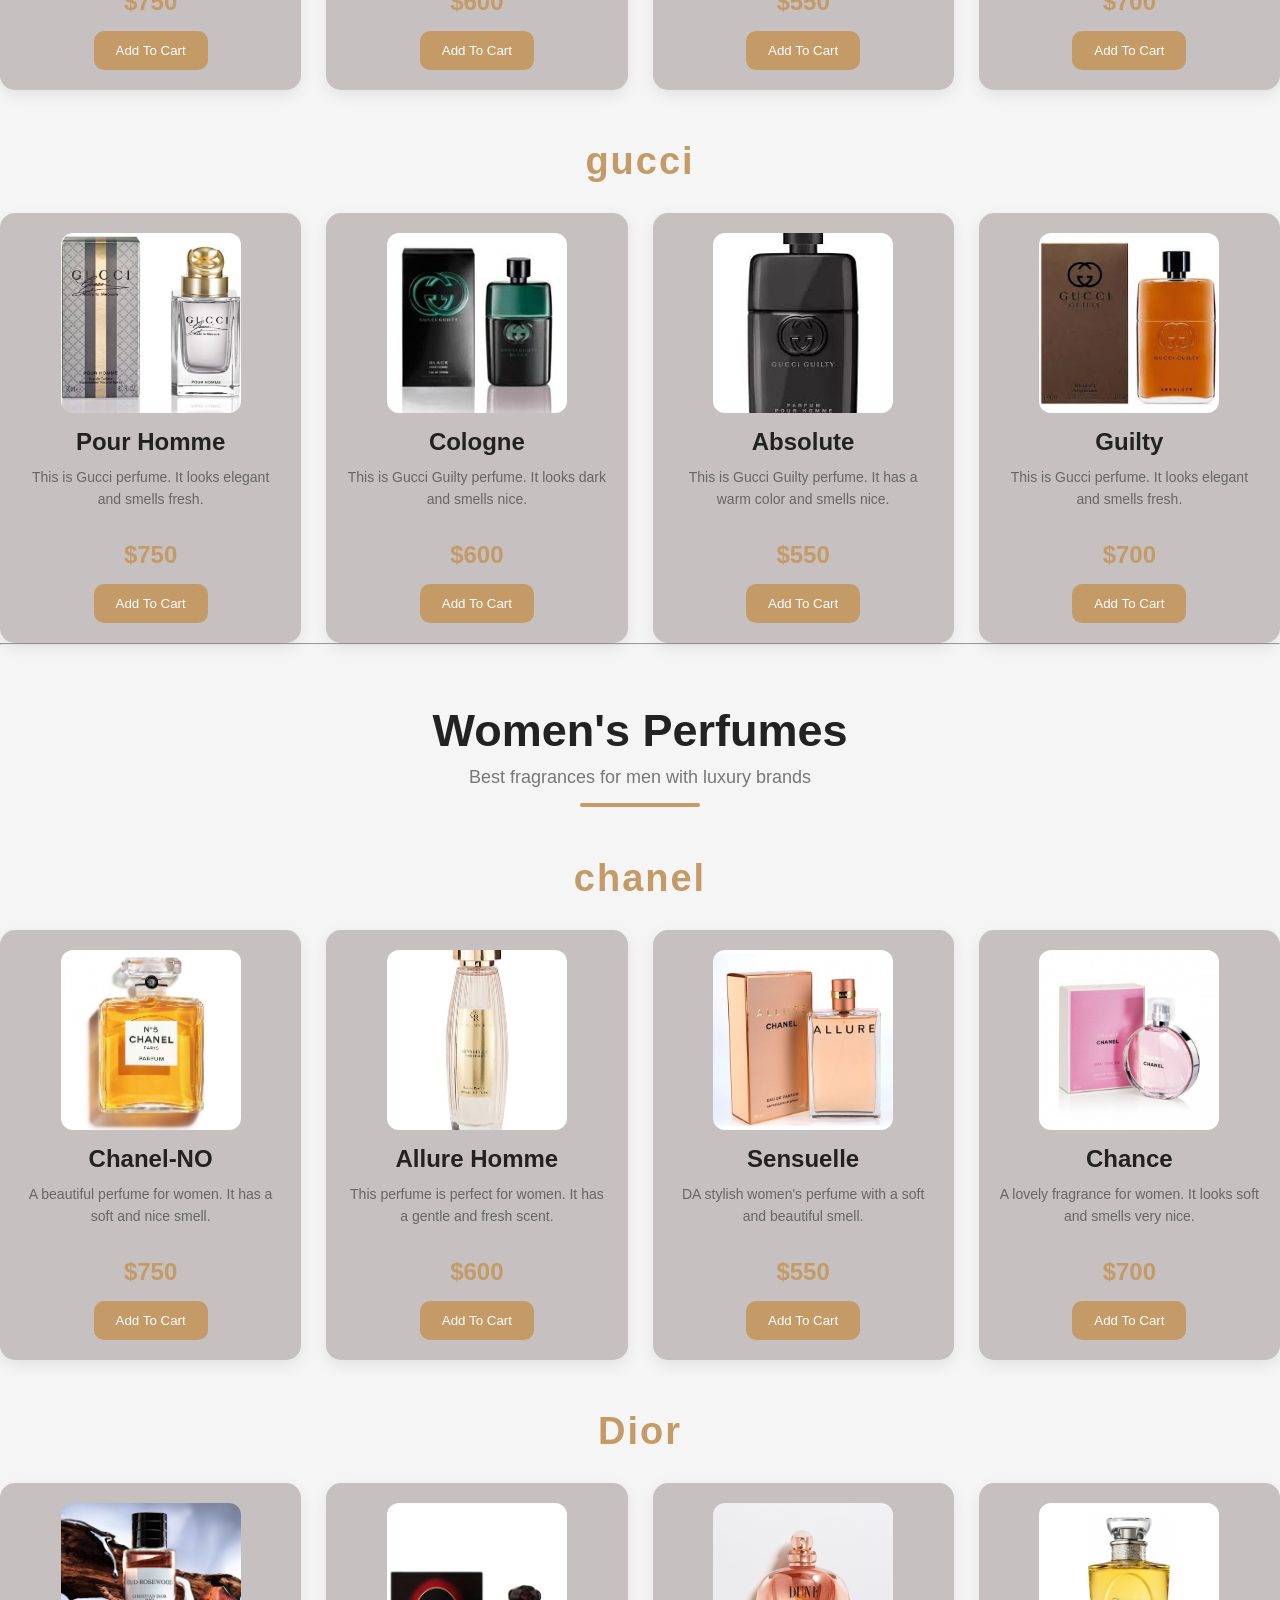
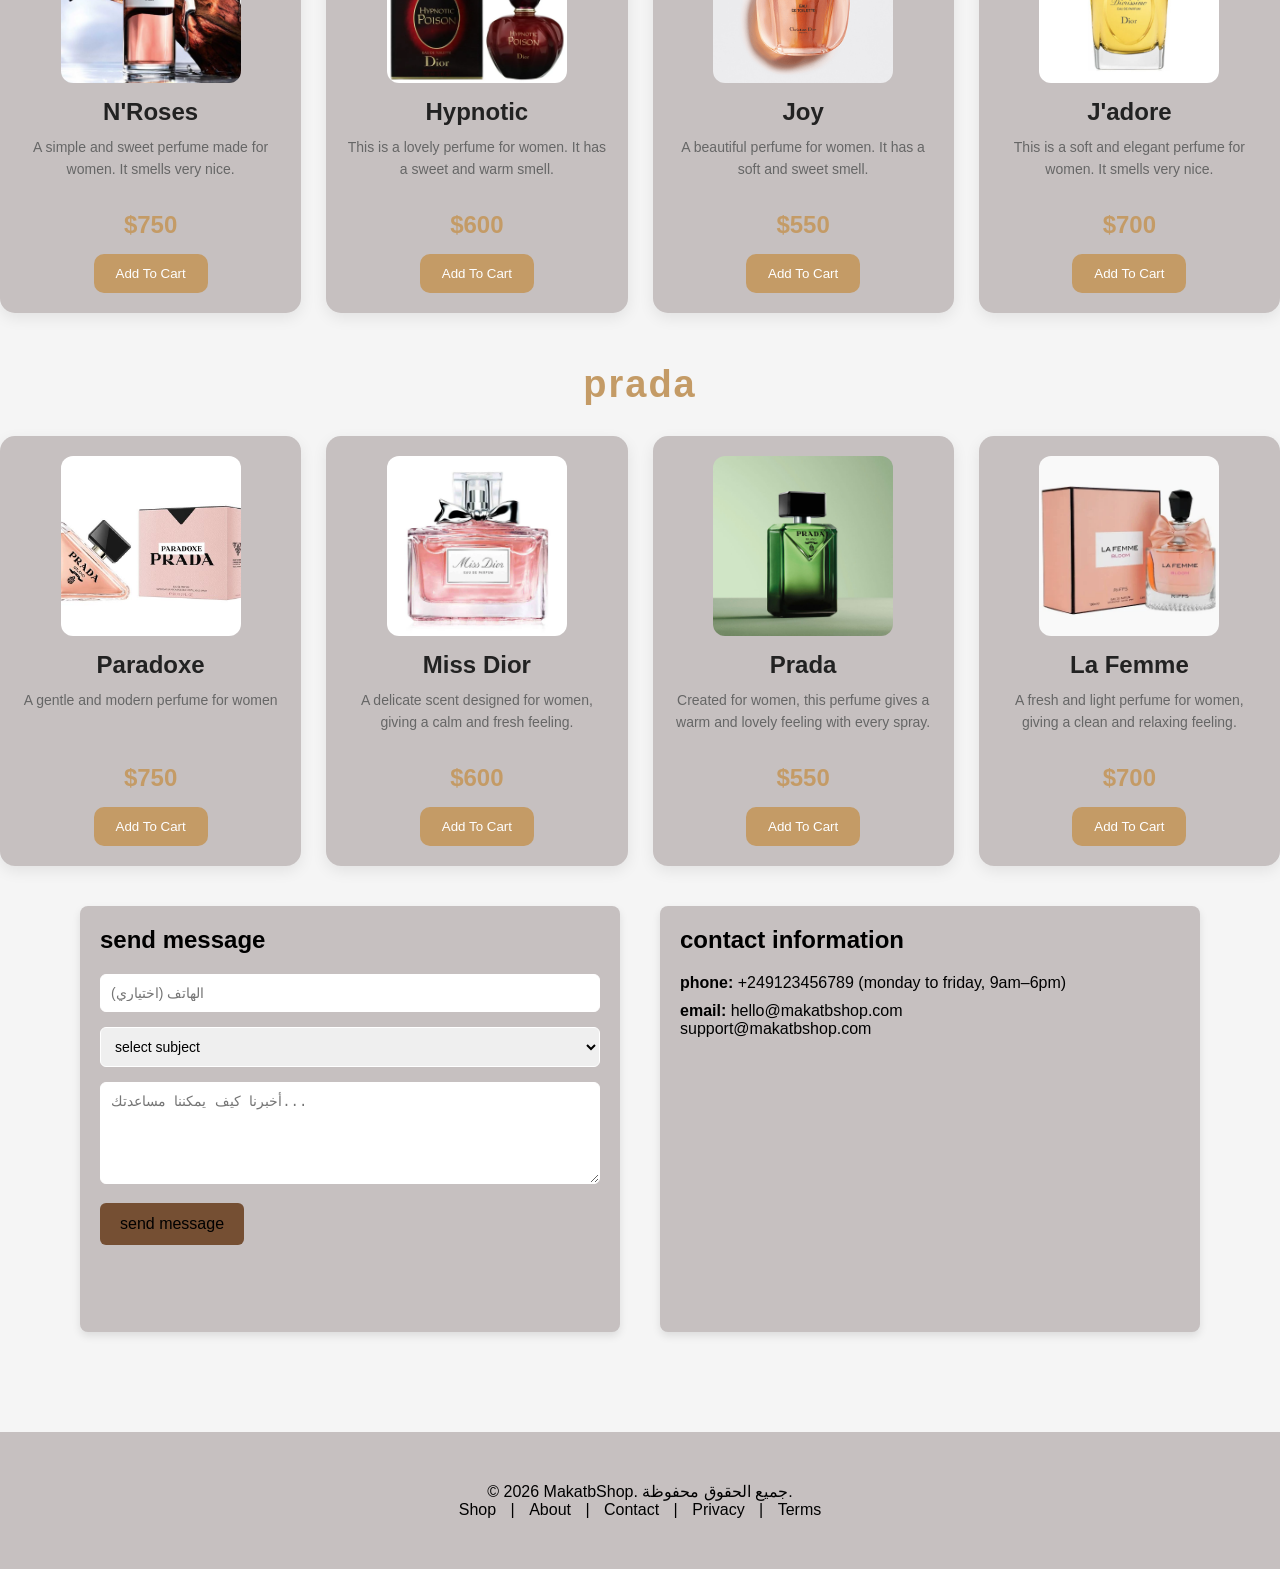
<file: PERFUMES.html>
<!DOCTYPE html>
<head>
  <meta charset="UTF-8">
  <title>MakatbShop</title>
 <link rel="stylesheet" href="perfumes.css">
 <link rel="stylesheet" href="https://cdnjs.cloudflare.com/ajax/libs/font-awesome/6.5.0/css/all.min.css">
<script type="text/javascript" src="darkmoode.js" defer></script>
<link rel="preconnect" href="https://fonts.googleapis.com">
<link rel="preconnect" href="https://fonts.gstatic.com" crossorigin>
<link href="https://fonts.googleapis.com/css2?family=Inter:ital,opsz,wght@0,14..32,100..900;1,14..32,100..900&family=Open+Sans:ital,wght@0,300..800;1,300..800&family=Roboto:ital,wght@0,100..900;1,100..900&display=swap" rel="stylesheet">
</head>
<body>

  <header>
  
  <div class="logo">
    <a href="index.html"><img src="imgs/DC_logo.png" alt="Logo"></a>
    MakatbShop
  </div>

    <nav>
    <ul class="nav-links">
      <li><a href="index.html">Home</a></li>
      <li><a href="sneakers.html">Snekers</a></li>
      <li><a href="footbollgar.html">Football Gear</a></li>
      <li><a href="game.html">Gaming</a></li>
      <li><a href="clo.html">Clothes</a></li>
      <li><a href="antique.html">Antique</a></li>
      <li><a href="PERFUMES.html">Perfumes</a></li>
      <li><a href="#about">About</a></li>
    </ul>
  </nav>

  
  <div class="icons">
    <div id="theme-switch">
        <svg xmlns="http://www.w3.org/2000/svg" height="24px" viewBox="0 -960 960 960" width="24px" fill="#e3e3e3">
            <path d="M480-120q-150 0-255-105T120-480q0-150 105-255t255-105q14 0 27.5 1t26.5 3q-41 29-65.5 75.5T444-660q0 90 63 153t153 63q55 0 101-24.5t75-65.5q2 13 3 26.5t1 27.5q0 150-105 255T480-120Z"/></svg>
        <svg xmlns="http://www.w3.org/2000/svg" height="24px" viewBox="0 -960 960 960" width="24px" fill="#e3e3e3">
            <path d="M338.5-338.5Q280-397 280-480t58.5-141.5Q397-680 480-680t141.5 58.5Q680-563 680-480t-58.5 141.5Q563-280 480-280t-141.5-58.5ZM200-440H40v-80h160v80Zm720 0H760v-80h160v80ZM440-760v-160h80v160h-80Zm0 720v-160h80v160h-80ZM256-650l-101-97 57-59 96 100-52 56Zm492 496-97-101 53-55 101 97-57 59Zm-98-550 97-101 59 57-100 96-56-52ZM154-212l101-97 55 53-97 101-59-57Z"/></svg>
     </div class="icons">
    <a href="login.html"><i class="fa-regular fa-user"></i></a>
  </div>
</header>

<main>
<section id="home">
    <div class="home-content">
        <h2>Luxury Perfumes</h2>
        <p>Choose your favorite section and discover premium fragrances</p>
        <div class="home-buttons">
            <a href="#men-sec">Men</a>
            <a href="#women-sec">Women</a>
        </div>
    </div>
</section>
    <hr>
    <!-- men -->
 <div class="section-title" id="men-sec">
    <h2>Men's Perfumes</h2>
    <p>Best fragrances for men with luxury brands</p>
    </div>
<!-- dior -->
<div class="brand-name">
    <h3>Dior</h3>
</div>
    <div class="products">
        <!-- Product 1 -->
        <article>
            <img src="imgs/p1.jpg" alt="Cologne">
            <h4>Sauvage</h4>
            <p>This is Sauvage perfume by Dior. It has a nice design and a strong, good smell.</p>
            <span class="price">$750</span>
            <button>Add To Cart</button>
        </article>
        <!-- Product 2 -->
        <article>
            <img src="imgs/p2.jpeg" alt="Cologne">
            <h4>Dior Homme</h4>
            <p>This is a Dior perfume. It looks elegant and has a warm, nice smell..</p>
            <span class="price">$600</span>
            <button>Add To Cart</button>
        </article>
        <!-- Product 3 -->
        <article>
            <img src="imgs/p3.jpeg" alt="Cologne">
            <h4>Fahrenheit</h4>
            <p>This is a Dior perfume . It looks simple and smells good..</p>
            <span class="price">$550</span>
            <button>Add To Cart</button>
        </article>
        <!-- Product 4 -->
        <article>
            <img src="imgs/p4.jpeg" alt="Cologne">
            <h4>Miss Dior</h4>
            <p>This is Fahrenheit perfume by Dior. It has a dark color and a strong smell.</p>
            <span class="price">$700</span>
            <button>Add To Cart</button>
        </article>
    </div>
</section>
<!-- boss -->
<div class="brand-name">
    <h3>Boss</h3>
</div>
    <div class="products">
     <!-- Product 1 -->
        <article>
            <img src="imgs/p5.webp" alt="Cologne">
            <h4>Boss Botteld</h4>
            <p>This is Boss perfume. It looks stylish and has a strong..</p>
            <span class="price">$750</span>
            <button>Add To Cart</button>
        </article>
        <!-- Product 2 -->
        <article>
            <img src="imgs/p6.jpeg" alt="Cologne">
            <h4>Boss Botteld-Eau</h4>
            <p>This is Boss perfume with its box. It looks clean and  nice..</p>
            <span class="price">$600</span>
            <button>Add To Cart</button>
        </article>
        <!-- Product 3 -->
        <article>
            <img src="imgs/p7.jpeg" alt="Cologne">
            <h4>Night</h4>
            <p>This is Boss perfume. It has a dark design and  good.</p>
            <span class="price">$550</span>
            <button>Add To Cart</button>
        </article>
        <!-- Product 4 -->
        <article>
            <img src="imgs/p8.jpeg" alt="Cologne">
            <h4>The Scent</h4>
            <p>This is Hugo Boss perfume. It looks dark and  strong.</p>
            <span class="price">$700</span>
            <button>Add To Cart</button>
        </article>
    </div>
</section>
<!-- gucci -->
<div class="brand-name">
    <h3> gucci</h3>
</div>
    <div class="products">
        <!-- Product 1 -->
        <article>
            <img src="imgs/p9.jpeg" alt="Cologne">
            <h4>Pour Homme</h4>
            <p>This is Gucci perfume. It looks elegant and smells fresh.</p>
            <span class="price">$750</span>
            <button>Add To Cart</button>
        </article>
        <!-- Product 2 -->
        <article>
            <img src="imgs/p10.jpeg" alt="Cologne">
            <h4>Cologne</h4>
            <p>This is Gucci Guilty perfume. It looks dark and smells nice.</p>
            <span class="price">$600</span>
            <button>Add To Cart</button>
        </article>
        <!-- Product 3 -->
        <article>
            <img src="imgs/p11.jpeg" alt="Cologne">
            <h4>Absolute</h4>
            <p>This is Gucci Guilty perfume. It has a warm color and smells nice.</p>
            <span class="price">$550</span>
            <button>Add To Cart</button>
        </article>
        <!-- Product 4 -->
        <article>
            <img src="imgs/p12.jpeg" alt="Cologne">
            <h4>Guilty</h4>
            <p>This is Gucci perfume. It looks elegant and smells fresh.</p>
            <span class="price">$700</span>
            <button>Add To Cart</button>
        </article>
    </div>
</section>
<hr>
<!-- women -->
<div class="section-title" id="women-sec">
    <h2>Women's Perfumes</h2>
    <p>Best fragrances for men with luxury brands</p>
</div>
   <div class="brand-name">
    <h3>chanel</h3>
</div>
    <div class="products">
        <!-- Product 1 -->
        <article>
            <img src="imgs/m1.jpeg" alt="Cologne">
            <h4>Chanel-NO</h4>
            <p>A beautiful perfume for women. It has a soft and nice smell.</p>
            <span class="price">$750</span>
            <button>Add To Cart</button>
        </article>
        <!-- Product 2 -->
        <article>
            <img src="imgs/m2.jpeg" alt="Cologne">
            <h4>Allure Homme</h4>
            <p>This perfume is perfect for women. It has a gentle and fresh scent.</p>
            <span class="price">$600</span>
            <button>Add To Cart</button>
        </article>
        <!-- Product 3 -->
        <article>
            <img src="imgs/m3.webp" alt="Cologne">
            <h4>Sensuelle</h4>
            <p>DA stylish women's perfume with a soft and beautiful smell.</p>
            <span class="price">$550</span>
            <button>Add To Cart</button>
        </article>
        <!-- Product 4 -->
        <article>
            <img src="imgs/m4.webp" alt="Cologne">
            <h4>Chance</h4>
            <p>A lovely fragrance for women. It looks soft and smells very nice.</p>
            <span class="price">$700</span>
            <button>Add To Cart</button>
        </article>
    </div>
</section>
  <div class="brand-name">
    <h3>Dior</h3>
</div>
    <div class="products">
        <!-- Product 1 -->
        <article>
            <img src="imgs/m5.jpeg" alt="Cologne">
            <h4>N'Roses</h4>
            <p>A simple and sweet perfume made for women. It smells very nice.</p>
            <span class="price">$750</span>
            <button>Add To Cart</button>
        </article>
        <!-- Product 2 -->
        <article>
            <img src="imgs/m6.webp" alt="Cologne">
            <h4>Hypnotic</h4>
            <p>This is a lovely perfume for women. It has a sweet and warm smell.</p>
            <span class="price">$600</span>
            <button>Add To Cart</button>
        </article>
        <!-- Product 3 -->
        <article>
            <img src="imgs/m7.png" alt="Cologne">
            <h4>Joy</h4>
            <p>A beautiful perfume for women. It has a soft and sweet smell.</p>
            <span class="price">$550</span>
            <button>Add To Cart</button>
        </article>
        <!-- Product 4 -->
        <article>
            <img src="imgs/m8.webp" alt="Cologne">
            <h4>J'adore</h4>
            <p>This is a soft and elegant perfume for women. It smells very nice.</p>
            <span class="price">$700</span>
            <button>Add To Cart</button>
        </article>
    </div>
</section>
       <div class="brand-name">
    <h3>prada</h3>
</div>
    <div class="products">
        <!-- Product 1 -->
        <article>
            <img src="imgs/m9.jpeg" alt="Cologne">
            <h4>Paradoxe</h4>
            <p>A gentle and modern perfume for women</p>
            <span class="price">$750</span>
            <button>Add To Cart</button>
        </article>
        <!-- Product 2 -->
        <article>
            <img src="imgs/m10.webp" alt="Cologne">
            <h4>Miss Dior</h4>
            <p>A delicate scent designed for women, giving a calm and fresh feeling.</p>
            <span class="price">$600</span>
            <button>Add To Cart</button>
        </article>
        <!-- Product 3 -->
        <article>
            <img src="imgs/m11.jpeg" alt="Cologne">
            <h4>Prada</h4>
            <p>Created for women, this perfume gives a warm and lovely feeling with every spray.</p>
            <span class="price">$550</span>
            <button>Add To Cart</button>
        </article>
        <!-- Product 4 -->
        <article>
            <img src="imgs/m12.webp" alt="Cologne">
            <h4>La Femme</h4>
            <p>A fresh and light perfume for women, giving a clean and relaxing feeling.</p>
            <span class="price">$700</span>
            <button>Add To Cart</button>
        </article>
    </div>
</section>
</section>
</main>
<div class="contact-container" id="about">
  <!-- نموذج التواصل -->
  <div class="contact-form">
    <h2>send message</h2>
    <input type="tel" placeholder="الهاتف (اختياري)" maxlength="15" oninput="this.value = this.value.replace(/[^0-9+]/g, '')">
    <select>
      <option>select subject</option>
      <option>ask for support</option>
      <option>general inquiry</option>
    </select>
    <textarea rows="5" maxlength="500" placeholder="أخبرنا كيف يمكننا مساعدتك..."></textarea>
    <button type="submit">send message</button>
  </div>

  <!-- معلومات الاتصال -->
  <div class="contact-info">
    <h2>contact information</h2>
    <p><strong>phone:</strong> +249123456789 (monday to friday, 9am–6pm)</p>
    <p><strong>email:</strong> hello@makatbshop.com<br>support@makatbshop.com</p>
    <div class="map">
      <iframe src="https://www.google.com/maps/embed?pb=!1m18!1m12!1m3!1d3459.942278832306!2d31.313561144519642!3d29.865938441352842!2m3!1f0!2f0!3f0!3m2!1i1024!2i768!4f13.1!3m3!1m2!1s0x1458368becfaa68d%3A0xb8a6f7d9576f81f8!2z2YPZhNmK2Kkg2KfZhNit2KfYs9io2KfYqiDZiNin2YTYsNmD2KfYoSDYp9mE2KfYtdi32YbYp9i52YrYjCDYrNin2YXYudipINit2YTZiNin2YY!5e0!3m2!1sen!2seg!4v1777311661950!5m2!1sen!2seg"
              width="100%" height="250" style="border:0;" allowfullscreen="" loading="lazy"></iframe>
    </div>
  </div>
</div>

<footer>
  <p>© 2026 MakatbShop. جميع الحقوق محفوظة.</p>
  <a href="#">Shop</a> | <a href="#">About</a> | <a href="#">Contact</a> | <a href="#">Privacy</a> | <a href="#">Terms</a>
</footer>

</body>
</html>

</body>
</html>
</file>
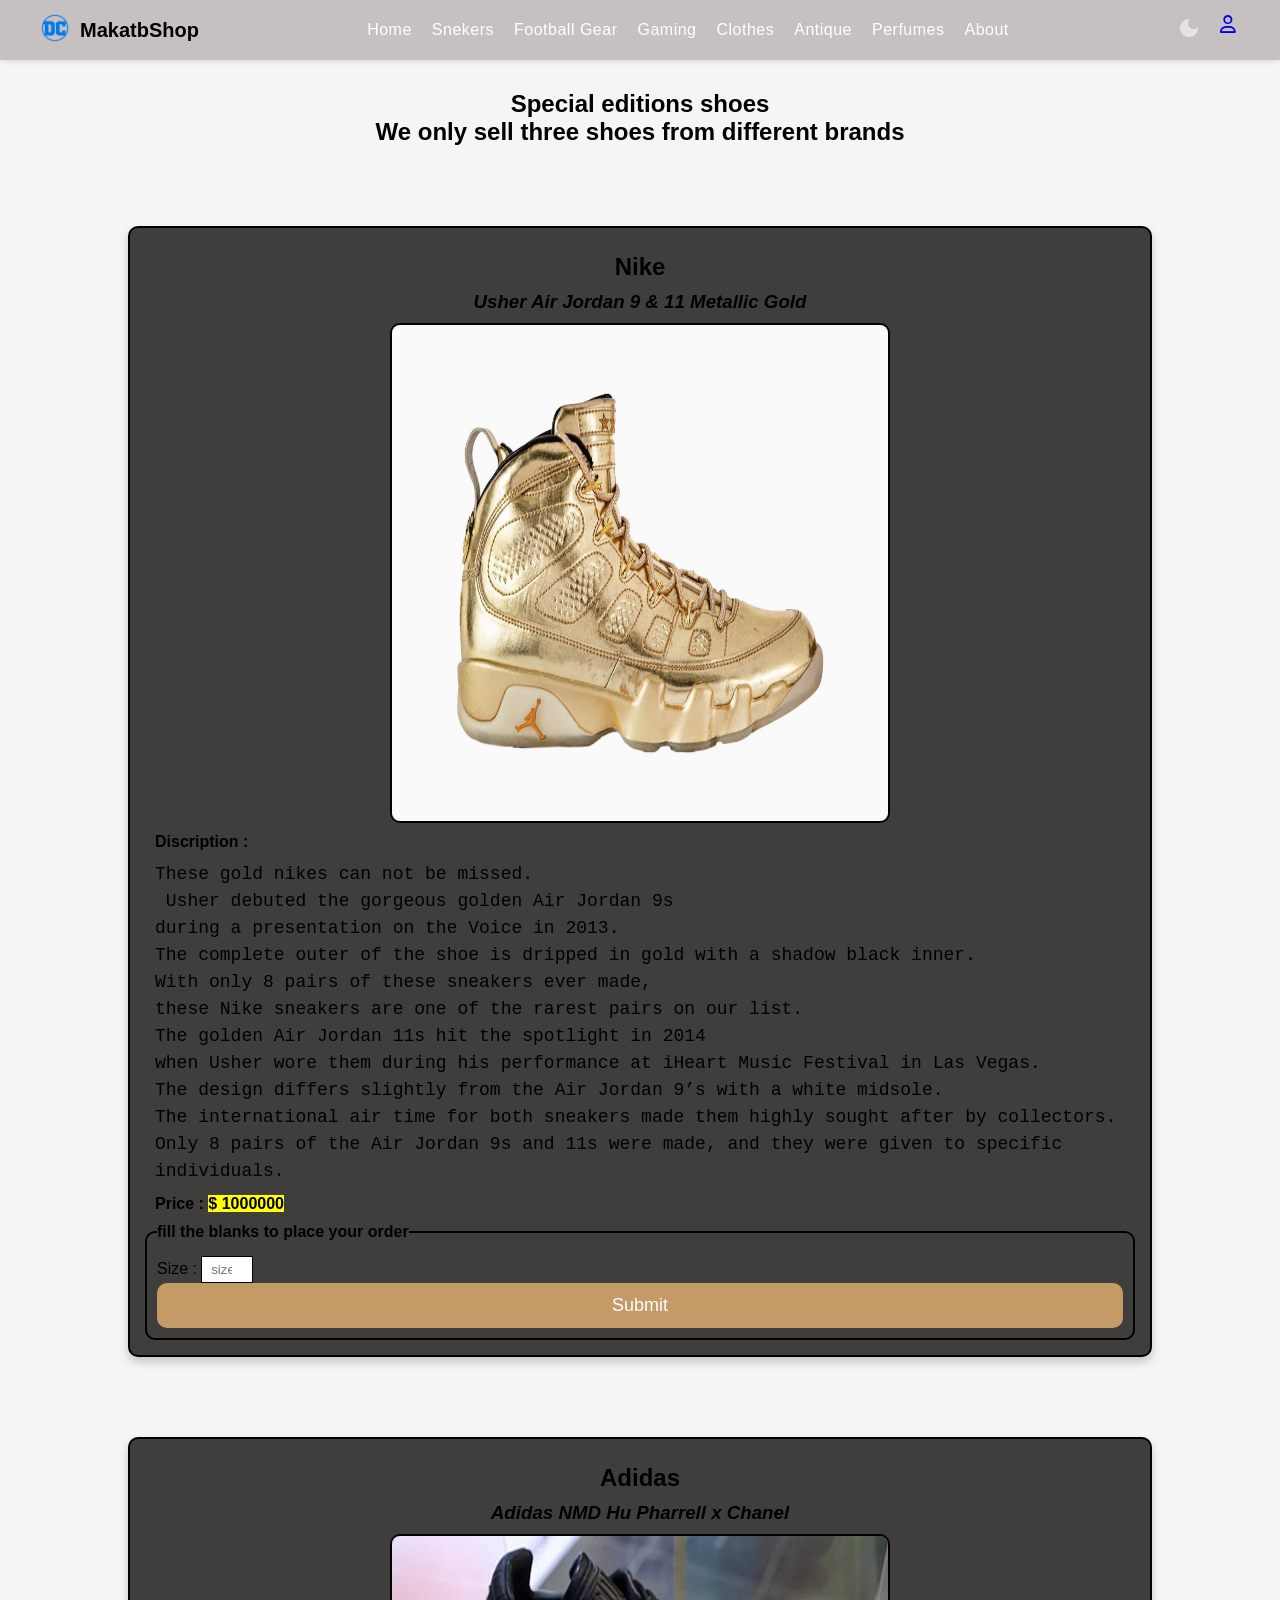
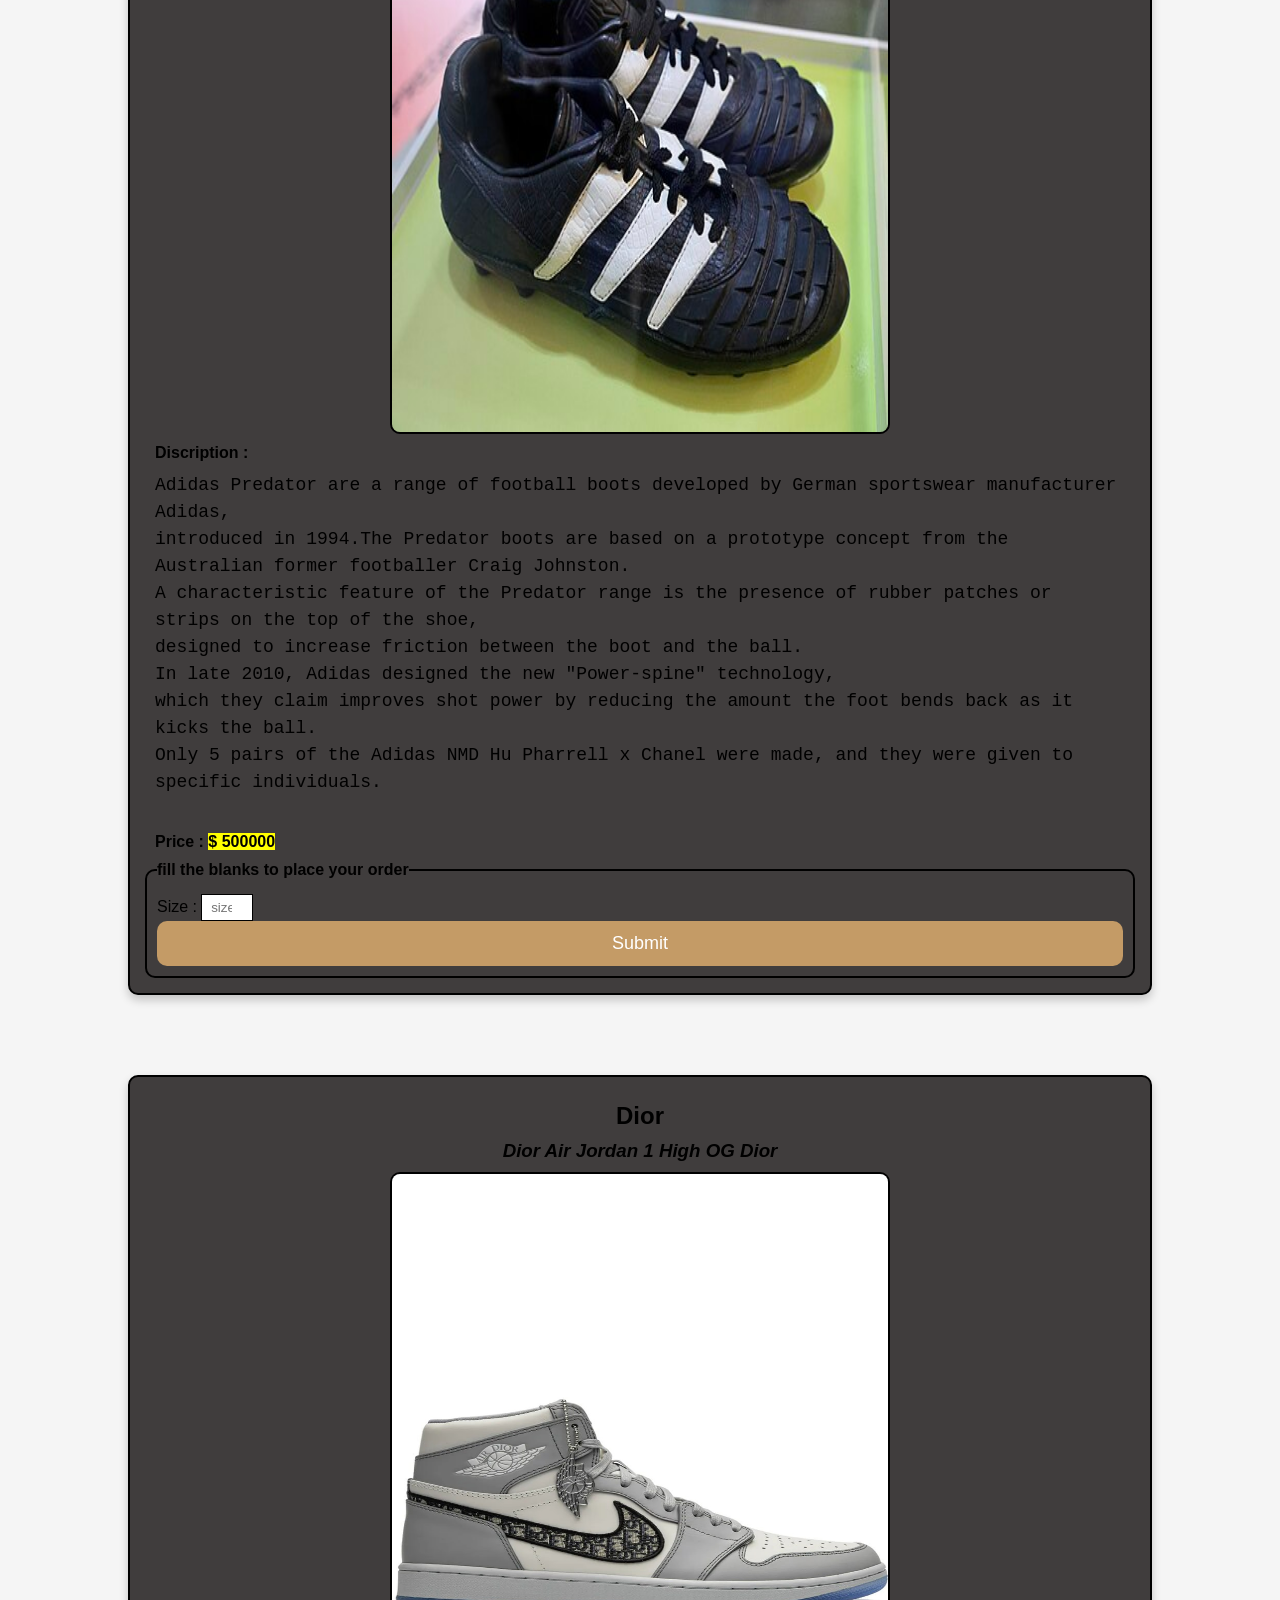
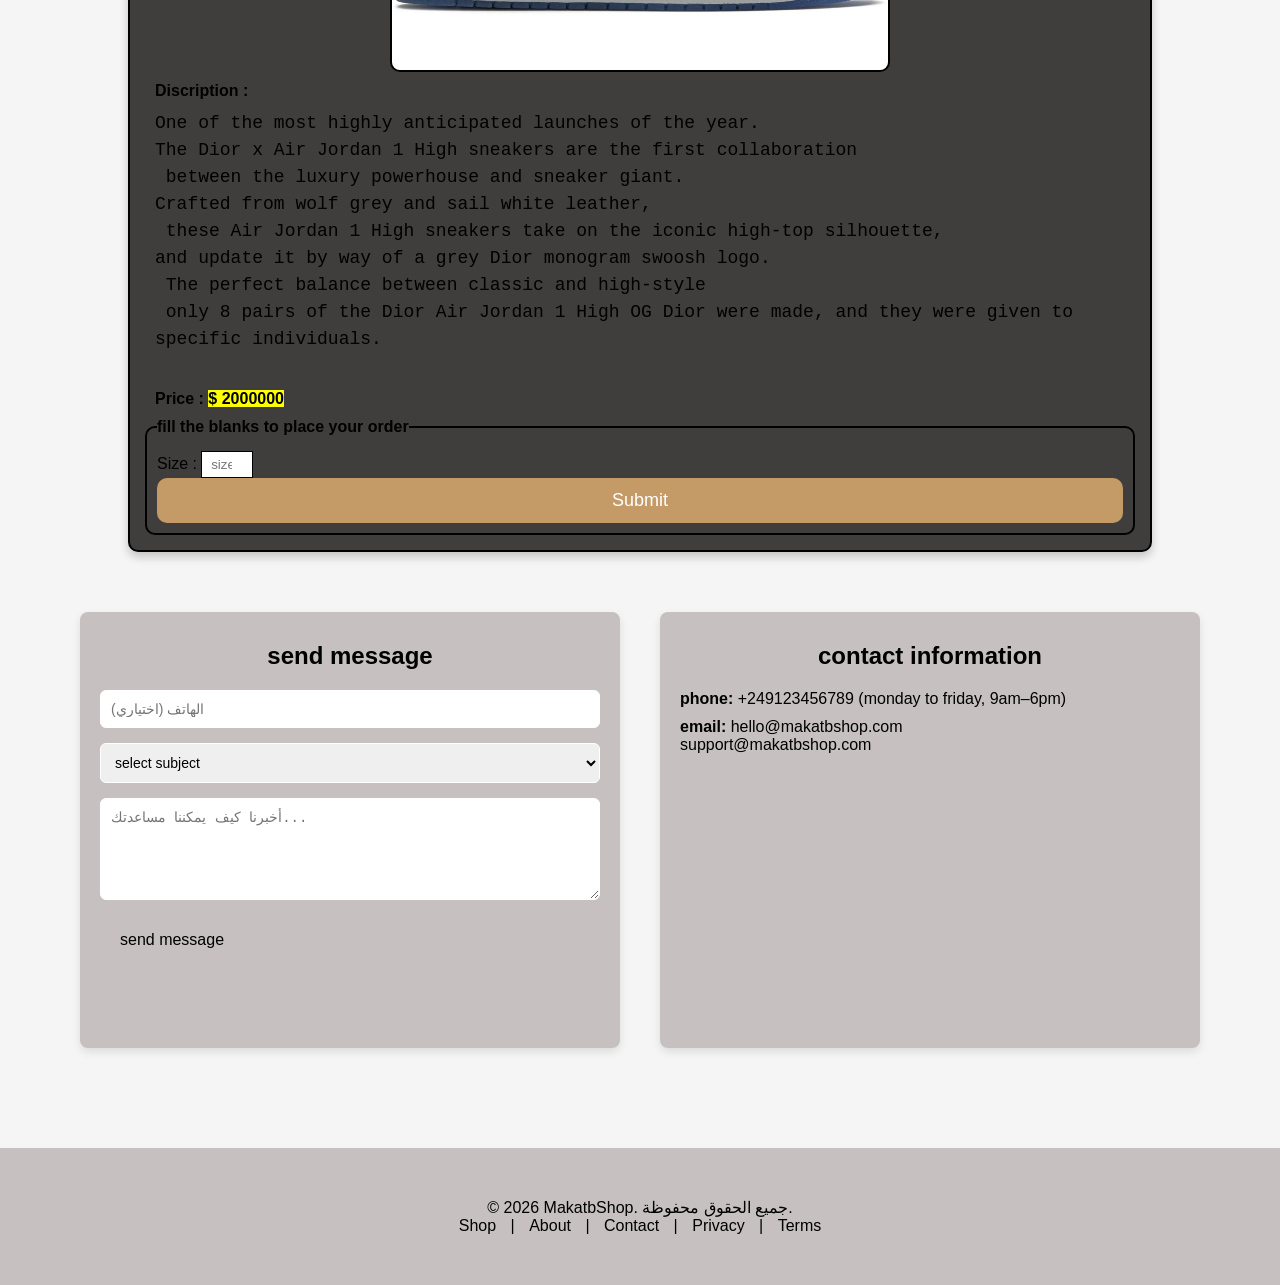
<file: sneakers.html>
<!DOCTYPE html>
<head>
  <meta charset="UTF-8">
  <title>MakatbShop</title>
 <link rel="stylesheet" href="sneakers.css">
 <link rel="stylesheet" href="https://cdnjs.cloudflare.com/ajax/libs/font-awesome/6.5.0/css/all.min.css">
<script type="text/javascript" src="darkmoode.js" defer></script>
<link rel="preconnect" href="https://fonts.googleapis.com">
<link rel="preconnect" href="https://fonts.gstatic.com" crossorigin>
<link href="https://fonts.googleapis.com/css2?family=Inter:ital,opsz,wght@0,14..32,100..900;1,14..32,100..900&family=Open+Sans:ital,wght@0,300..800;1,300..800&family=Roboto:ital,wght@0,100..900;1,100..900&display=swap" rel="stylesheet">
</head>
<body>

  <header>
  
  <div class="logo">
    <a href="index.html"><img src="imgs/DC_logo.png" alt="Logo"></a>
    MakatbShop
  </div>

    <nav>
    <ul class="nav-links">
      <li><a href="index.html">Home</a></li>
      <li><a href="sneakers.html">Snekers</a></li>
      <li><a href="footbollgar.html">Football Gear</a></li>
      <li><a href="game.html">Gaming</a></li>
      <li><a href="clo.html">Clothes</a></li>
      <li><a href="antique.html">Antique</a></li>
      <li><a href="PERFUMES.html">Perfumes</a></li>
      <li><a href="#about">About</a></li>
    </ul>
  </nav>

  
  <div class="icons">
    <div id="theme-switch">
        <svg xmlns="http://www.w3.org/2000/svg" height="24px" viewBox="0 -960 960 960" width="24px" fill="#e3e3e3">
            <path d="M480-120q-150 0-255-105T120-480q0-150 105-255t255-105q14 0 27.5 1t26.5 3q-41 29-65.5 75.5T444-660q0 90 63 153t153 63q55 0 101-24.5t75-65.5q2 13 3 26.5t1 27.5q0 150-105 255T480-120Z"/></svg>
        <svg xmlns="http://www.w3.org/2000/svg" height="24px" viewBox="0 -960 960 960" width="24px" fill="#e3e3e3">
            <path d="M338.5-338.5Q280-397 280-480t58.5-141.5Q397-680 480-680t141.5 58.5Q680-563 680-480t-58.5 141.5Q563-280 480-280t-141.5-58.5ZM200-440H40v-80h160v80Zm720 0H760v-80h160v80ZM440-760v-160h80v160h-80Zm0 720v-160h80v160h-80ZM256-650l-101-97 57-59 96 100-52 56Zm492 496-97-101 53-55 101 97-57 59Zm-98-550 97-101 59 57-100 96-56-52ZM154-212l101-97 55 53-97 101-59-57Z"/></svg>
     </div class="icons">
    <a href="login.html"><i class="fa-regular fa-user"></i></a>
  </div>
</header>
 <body>
        
          <h2><b> Special editions shoes <br>We only sell three shoes from different brands</b></h2>
    <div class="nike">
        <h2><b>Nike</b></h2>        
        <h3> <i>Usher Air Jordan 9 & 11 Metallic Gold</i></h3>
        <img src="imgs/goldso.jpg" alt="nike" class="nike_img" height="500px" width="500px">
        <h4>Discription :</h4>
        <pre class="nike_discription">
These gold nikes can not be missed.
 Usher debuted the gorgeous golden Air Jordan 9s
during a presentation on the Voice in 2013.
The complete outer of the shoe is dripped in gold with a shadow black inner.
With only 8 pairs of these sneakers ever made,
these Nike sneakers are one of the rarest pairs on our list.
The golden Air Jordan 11s hit the spotlight in 2014
when Usher wore them during his performance at iHeart Music Festival in Las Vegas.
The design differs slightly from the Air Jordan 9’s with a white midsole.
The international air time for both sneakers made them highly sought after by collectors.
Only 8 pairs of the Air Jordan 9s and 11s were made, and they were given to specific individuals.
</pre>
<h4>Price : <mark>$ 1000000</mark></h4>
<form>
    <fieldset>
        <legend><b>fill the blanks to place your order</b></legend>
        <label for="size">Size :</label>
        <input type="number" id="nike_size" name="size" placeholder=" size?" required min="39" max="45"><br> 
        <a href="#" class="btn">Submit</a>
    </fieldset>
</form>
    </div>
    <div class="adidas">
        <h2><b>Adidas</b></h2>
        <h3><i>Adidas NMD Hu Pharrell x Chanel</i></h3>
        <img src="imgs/backsoo.jpg" alt="adidas" class="adidas_img" height="500px" width="500px">
        <h4 >Discription :</h4>
        <pre class="adidas_discription">
Adidas Predator are a range of football boots developed by German sportswear manufacturer Adidas,
introduced in 1994.The Predator boots are based on a prototype concept from the Australian former footballer Craig Johnston.
A characteristic feature of the Predator range is the presence of rubber patches or strips on the top of the shoe,
designed to increase friction between the boot and the ball.
In late 2010, Adidas designed the new "Power-spine" technology,
which they claim improves shot power by reducing the amount the foot bends back as it kicks the ball.
Only 5 pairs of the Adidas NMD Hu Pharrell x Chanel were made, and they were given to specific individuals.
        </pre>
<h4>Price : <mark>$ 500000</mark></h4>
<form>
    <fieldset>
        <legend><b>fill the blanks to place your order</b></legend>
        <label for="size">Size :</label>
        <input type="number" id="adidas_size" name="size" placeholder=" size?" required min="39" max="45"><br> 
        <a href="#" class="btn">Submit</a>
    </fieldset>
</form>
    </div>
    <div class="dior">
        <h2><b>Dior</b></h2>
        <h3><i>Dior Air Jordan 1 High OG Dior</i></h3>
        <img src="imgs/grrso.jpg" alt="dior" class="dior_img" height="500px" width="500px">
        <h4>Discription :</h4>
        <pre class="dior_discription">
One of the most highly anticipated launches of the year.
The Dior x Air Jordan 1 High sneakers are the first collaboration
 between the luxury powerhouse and sneaker giant.
Crafted from wolf grey and sail white leather,
 these Air Jordan 1 High sneakers take on the iconic high-top silhouette,
and update it by way of a grey Dior monogram swoosh logo.
 The perfect balance between classic and high-style
 only 8 pairs of the Dior Air Jordan 1 High OG Dior were made, and they were given to specific individuals.
        </pre>
<h4>Price : <mark>$ 2000000</mark></h4>
<form> 
    <fieldset>
        <legend><b>fill the blanks to place your order</b></legend>
        <label for="size">Size :</label>
        <input type="number" id="dior_size" name="size" placeholder=" size?" required min="39" max="45"><br> 
        <a href="#" class="btn">Submit</a>
    </fieldset>
    </form>
    </div>

    <div class="contact-container" id="about">
  <!-- نموذج التواصل -->
  <div class="contact-form">
    <h2>send message</h2>
    <input type="tel" placeholder="الهاتف (اختياري)" maxlength="15" oninput="this.value = this.value.replace(/[^0-9+]/g, '')">
    <select>
      <option>select subject</option>
      <option>ask for support</option>
      <option>general inquiry</option>
    </select>
    <textarea rows="5" maxlength="500" placeholder="أخبرنا كيف يمكننا مساعدتك..."></textarea>
    <button type="submit">send message</button>
  </div>
  <!-- معلومات الاتصال -->
  <div class="contact-info">
    <h2>contact information</h2>
    <p><strong>phone:</strong> +249123456789 (monday to friday, 9am–6pm)</p>
    <p><strong>email:</strong> hello@makatbshop.com<br>support@makatbshop.com</p>
    <div class="map">
      <iframe src="https://www.google.com/maps/embed?pb=!1m18!1m12!1m3!1d3459.942278832306!2d31.313561144519642!3d29.865938441352842!2m3!1f0!2f0!3f0!3m2!1i1024!2i768!4f13.1!3m3!1m2!1s0x1458368becfaa68d%3A0xb8a6f7d9576f81f8!2z2YPZhNmK2Kkg2KfZhNit2KfYs9io2KfYqiDZiNin2YTYsNmD2KfYoSDYp9mE2KfYtdi32YbYp9i52YrYjCDYrNin2YXYudipINit2YTZiNin2YY!5e0!3m2!1sen!2seg!4v1777311661950!5m2!1sen!2seg"
              width="100%" height="250" style="border:0;" allowfullscreen="" loading="lazy"></iframe>
    </div>
  </div>
</div>
<footer>
  <p>© 2026 MakatbShop. جميع الحقوق محفوظة.</p>
  <a href="#">Shop</a> | <a href="#">About</a> | <a href="#">Contact</a> | <a href="#">Privacy</a> | <a href="#">Terms</a>
</footer>
 </body>
 </html>
</file>
<file: antique.css>
*{
 margin: 0;
 padding: 0;
 box-sizing: border-box;
}


      :root {
    --primary-color: #c6c0c0;
    --secondary-color: #403d3d;
    --background-color: #f5f5f5;
    --text-color: #000000;
    --card-bg: #fff;
    --card-shadow: rgba(0,0,0,0.1);
    --btn-color: #c49b66;
    --btn-hover: #a97c4a;

    }

    .dark-mode {
      --primary-color: #403d3d;
      --secondary-color: #c6c0c0;
      --background-color: #121212;
      --text-color: #ffffff;
      --card-bg: #1f1f1f;
      --card-shadow: rgba(255,255,255,0.1);
        --btn-color: #7A4B2A;
        --btn-hover: #5C3A1F;

    }


body{
    background: var(--background-color);
    font-family: Arial, sans-serif;
}
 header {
      display: flex;
       position: fixed;
        top: 0;
        width: 100%;
        height: 60px;
      justify-content: space-between;
      align-items: center;
      padding: 15px 40px;
      background: var(--primary-color);
      box-shadow: 0 2px 5px rgba(0,0,0,0.1);
         z-index: 1000;
       
    }

    /* يسار: اللوجو */
    .logo {
      display: flex;
      align-items: center;
      font-weight: bold;
      font-size: 20px;
      color: var(--text-color);
    }

    .logo img {
      width: 30px;
      height: 30px;
      margin-right: 10px;
    }
    

    .nav-links {
    list-style: none;
    display: flex;
    gap: 20px;
}
.nav-links li a {
     font-size: 18px; 
    font-weight: 500;
    letter-spacing: 0.5px;
    text-decoration: none;
    color: white;
    font-size: 16px;
    transition: 0.3s;
    position: relative;
}
.nav-links li a::after {
    content: "";
    position: absolute;
    width: 0%;
    height: 2px;
    background: #00c3ff;
    left: 0;
    bottom: -5px;
    transition: 0.3s;
}
.nav-links li a:hover::after {
    width: 100%;
}
.nav-links li a:hover {
    color: #00c3ff;
}

    nav a {
      text-decoration: none;
      color: var(--text-color);
      font-weight: 500;
      transition: color 0.3s;
    }

    nav a:hover {
      color: var(--secondary-color);
    }

    /* يمين: أيقونات */
    .icons {
      display: flex;
      gap: 15px;
      font-size: 18px;
      color: var(--text-color);
      cursor: pointer;
      overflow: visible;
    }

    .icons i {
      display: flex;
      align-items: center;
      justify-content: center;
      min-width: 24px;
    }

    .icons i:hover {
      color: var(--secondary-color);
    }

    #theme-switch svg:last-child {
      display: none;
     
    }
    .dark-mode #theme-switch svg:first-child {
      display: none;

    }
    .dark-mode #theme-switch svg:last-child {
      display: block;
    }


.products{
    padding:80px 10%;
    text-align:center;
    color:#fff;
}
.products h2{
    color: rgba(0, 0, 0, 0.74);
    color: var(--text-color);
    font-size:42px;
    margin-bottom:50px;
}


.grid {
  display: grid;
  grid-template-columns: repeat(auto-fit, minmax(280px, 1fr));
  gap: 30px;
  align-items: stretch;
}

.card {
  background: var(--card-bg);
  padding: 20px;
  border-radius: 15px;
  position: relative;
  transition: 0.3s;
  box-shadow: 0 4px 10px var(--card-shadow);
  display: flex;
  flex-direction: column;
}

.card img {
  width: 100%;         
  height: 220px;      
  object-fit: contain; 
  border-radius: 10px;
  margin-bottom: 15px;
  transition: 0.3s;
}


.desc {
  flex-grow: 1; 
  font-size: 14px;
  color: var(--text-color);
  margin-bottom: 10px;
}

.card:hover{
    transform:translateY(-10px) scale(1.03);
    box-shadow:0 0 25px #193f37;
}

.card h3{
    color:rgb(174, 31, 31) ;
}
.card:hover img{
    transform:scale(1.08);
}
.badge{
    position:absolute;
    top:10px;
    left:10px;
    background:#ff0055;
    padding:5px 10px;
    font-size:12px;
    border-radius:5px;
}
.card h3{
    margin:15px 0 5px;
    font-size:22px;
}
.rating{
    color:gold;
    margin-bottom:8px;
}

.price{
    font-size:20px;
    color:#00ffcc;
}
.old{
    text-decoration:line-through;
    color:#777;
    margin-right:8px;
    font-size:16px;
}
.btn{
    display: flex;
    justify-content: center;
    gap: 15px;
     text-decoration: none;
    background: var(--btn-color);
    color: white;
    padding: 12px 28px;
    border-radius: 10px;
    font-size: 18px;
    transition: 0.3s;
}
.btn:hover{
    background: var(--btn-hover);
    transform: translateY(-5px);
}


.contact-container {
      display: flex;
      justify-content: space-between;
      color:var(--secondary-color);
      padding: 40px;
      max-width: 1200px;
      margin: auto;
      gap: 40px;
    }

    .contact-form, .contact-info {
      flex: 1;
      background: var(--primary-color);
      color: var(--text-color);
      padding: 20px;
      border-radius: 8px;
      box-shadow: 0 4px 8px rgba(0,0,0,0.1);
    }

    .contact-form h2, .contact-info h2 {
      margin-bottom: 20px;
    }

    .contact-form input, .contact-form select, .contact-form textarea {
      width: 100%;
      padding: 10px;
      color:#000000;
      margin-bottom: 15px;
      border: 1px solid #ffffff;
      border-radius: 6px;
      font-size: 14px;
    }

    .contact-form button {
      background: #754f33;
      color: var(--text-color);
      border: none;
      padding: 12px 20px;
      border-radius: 6px;
      cursor: pointer;
      font-size: 16px;
    }

    .contact-form button:hover {
      background: #7A4B2A;
    }

    .contact-info p {
      margin: 10px 0;
    }
    .contact-form textarea {
      color: #000000;
    }

    .map {
      margin-top: 20px;
      height: auto;
      width: 100%;
    }

    footer {
      background: var(--primary-color);
      color: var(--text-color);
      text-align: center;
      padding: 50px;
      margin-top: 60px;
    }

    footer a {
      color: var(--text-color);
      margin: 0 10px;
      text-decoration: none;
    }
</file>
<file: clo.css>
*{
 margin: 0;
 padding: 0;
 box-sizing: border-box;
}


      :root {
    --primary-color: #c6c0c0;
    --secondary-color: #403d3d;
    --background-color: #f5f5f5;
    --text-color: #000000;
    --card-bg: #fff;
    --card-shadow: rgba(0,0,0,0.1);
    --btn-color: #c49b66;
    --btn-hover: #a97c4a;

    }

    .dark-mode {
      --primary-color: #403d3d;
      --secondary-color: #c6c0c0;
      --background-color: #121212;
      --text-color: #ffffff;
      --card-bg: #1f1f1f;
      --card-shadow: rgba(255,255,255,0.1);
        --btn-color: #7A4B2A;
        --btn-hover: #5C3A1F;

    }


body{
    background: var(--background-color);
    font-family: Arial, sans-serif;
}
 header {
      display: flex;
       position: fixed;
        top: 0;
        width: 100%;
        height: 60px;
      justify-content: space-between;
      align-items: center;
      padding: 15px 40px;
      background: var(--primary-color);
      box-shadow: 0 2px 5px rgba(0,0,0,0.1);
         z-index: 1000;
       
    }

    /* يسار: اللوجو */
    .logo {
      display: flex;
      align-items: center;
      font-weight: bold;
      font-size: 20px;
      color: var(--text-color);
    }

    .logo img {
      width: 30px;
      height: 30px;
      margin-right: 10px;
    }
    

    .nav-links {
    list-style: none;
    display: flex;
    gap: 20px;
}
.nav-links li a {
     font-size: 18px; 
    font-weight: 500;
    letter-spacing: 0.5px;
    text-decoration: none;
    color: white;
    font-size: 16px;
    transition: 0.3s;
    position: relative;
}
.nav-links li a::after {
    content: "";
    position: absolute;
    width: 0%;
    height: 2px;
    background: #00c3ff;
    left: 0;
    bottom: -5px;
    transition: 0.3s;
}
.nav-links li a:hover::after {
    width: 100%;
}
.nav-links li a:hover {
    color: #00c3ff;
}

    nav a {
      text-decoration: none;
      color: var(--text-color);
      font-weight: 500;
      transition: color 0.3s;
    }

    nav a:hover {
      color: var(--secondary-color);
    }

    /* يمين: أيقونات */
    .icons {
      display: flex;
      gap: 15px;
      font-size: 18px;
      color: var(--text-color);
      cursor: pointer;
      overflow: visible;
    }

    .icons i {
      display: flex;
      align-items: center;
      justify-content: center;
      min-width: 24px;
    }

    .icons i:hover {
      color: var(--secondary-color);
    }

    #theme-switch svg:last-child {
      display: none;
     
    }
    .dark-mode #theme-switch svg:first-child {
      display: none;

    }
    .dark-mode #theme-switch svg:last-child {
      display: block;
    }


.products{
    padding:80px 10%;
    text-align:center;
    color:#fff;
}
.products h2{
    color: rgba(0, 0, 0, 0.74);
    color: var(--text-color);
    font-size:42px;
    margin-bottom:50px;
}


.grid {
  display: grid;
  grid-template-columns: repeat(auto-fit, minmax(280px, 1fr));
  gap: 30px;
  align-items: stretch;
}

.card {
  background: var(--card-bg);
  padding: 20px;
  border-radius: 15px;
  position: relative;
  transition: 0.3s;
  box-shadow: 0 4px 10px var(--card-shadow);
  display: flex;
  flex-direction: column;
}

.card img {
  width: 100%;         
  height: 220px;      
  object-fit: contain; 
  border-radius: 10px;
  margin-bottom: 15px;
  transition: 0.3s;
}


.desc {
  flex-grow: 1; 
  font-size: 14px;
  color: var(--text-color);
  margin-bottom: 10px;
}

.card:hover{
    transform:translateY(-10px) scale(1.03);
    box-shadow:0 0 25px #00ffcc;
}

.card h3{
    color:gold ;
}
.card:hover img{
    transform:scale(1.08);
}
.badge{
    position:absolute;
    top:10px;
    left:10px;
    background:#ff0055;
    padding:5px 10px;
    font-size:12px;
    border-radius:5px;
}
.card h3{
    margin:15px 0 5px;
    font-size:22px;
}
.rating{
    color:gold;
    margin-bottom:8px;
}

.price{
    font-size:20px;
    color:#00ffcc;
}
.old{
    text-decoration:line-through;
    color:#777;
    margin-right:8px;
    font-size:16px;
}
.btn{
    display: flex;
    justify-content: center;
    gap: 15px;
     text-decoration: none;
    background: var(--btn-color);
    color: white;
    padding: 12px 28px;
    border-radius: 10px;
    font-size: 18px;
    transition: 0.3s;
}
.btn:hover{
    background: var(--btn-hover);
    transform: translateY(-5px);
}


.contact-container {
      display: flex;
      justify-content: space-between;
      color:var(--secondary-color);
      padding: 40px;
      max-width: 1200px;
      margin: auto;
      gap: 40px;
    }

    .contact-form, .contact-info {
      flex: 1;
      background: var(--primary-color);
      color: var(--text-color);
      padding: 20px;
      border-radius: 8px;
      box-shadow: 0 4px 8px rgba(0,0,0,0.1);
    }

    .contact-form h2, .contact-info h2 {
      margin-bottom: 20px;
    }

    .contact-form input, .contact-form select, .contact-form textarea {
      width: 100%;
      padding: 10px;
      color:#000000;
      margin-bottom: 15px;
      border: 1px solid #ffffff;
      border-radius: 6px;
      font-size: 14px;
    }

    .contact-form button {
      background: #754f33;
      color: var(--text-color);
      border: none;
      padding: 12px 20px;
      border-radius: 6px;
      cursor: pointer;
      font-size: 16px;
    }

    .contact-form button:hover {
      background: #7A4B2A;
    }

    .contact-info p {
      margin: 10px 0;
    }
    .contact-form textarea {
      color: #000000;
    }

    .map {
      margin-top: 20px;
      height: auto;
      width: 100%;
    }

    footer {
      background: var(--primary-color);
      color: var(--text-color);
      text-align: center;
      padding: 50px;
      margin-top: 60px;
    }

    footer a {
      color: var(--text-color);
      margin: 0 10px;
      text-decoration: none;
    }
</file>
<file: football-gear.css>
*{
 margin: 0;
 padding: 0;
 box-sizing: border-box;
}


      :root {
    --primary-color: #c6c0c0;
    --secondary-color: #403d3d;
    --background-color: #f5f5f5;
    --text-color: #000000;
    --card-bg: #fff;
    --card-shadow: rgba(0,0,0,0.1);
    --btn-color: #c49b66;
    --btn-hover: #a97c4a;

    }

    .dark-mode {
      --primary-color: #403d3d;
      --secondary-color: #c6c0c0;
      --background-color: #121212;
      --text-color: #ffffff;
      --card-bg: #1f1f1f;
      --card-shadow: rgba(255,255,255,0.1);
        --btn-color: #7A4B2A;
        --btn-hover: #5C3A1F;

    }


body{
    background: var(--background-color);
    font-family: Arial, sans-serif;
}
 header {
      display: flex;
       position: fixed;
        top: 0;
        width: 100%;
        height: 60px;
      justify-content: space-between;
      align-items: center;
      padding: 15px 40px;
      background: var(--primary-color);
      box-shadow: 0 2px 5px rgba(0,0,0,0.1);
         z-index: 1000;
       
    }

   
    .logo {
      display: flex;
      align-items: center;
      font-weight: bold;
      font-size: 20px;
      color: var(--text-color);
    }

    .logo img {
      width: 30px;
      height: 30px;
      margin-right: 10px;
    }
    

    .nav-links {
    list-style: none;
    display: flex;
    gap: 20px;
}
.nav-links li a {
     font-size: 18px; 
    font-weight: 500;
    letter-spacing: 0.5px;
    text-decoration: none;
    color: white;
    font-size: 16px;
    transition: 0.3s;
    position: relative;
}
.nav-links li a::after {
    content: "";
    position: absolute;
    width: 0%;
    height: 2px;
    background: #00c3ff;
    left: 0;
    bottom: -5px;
    transition: 0.3s;
}
.nav-links li a:hover::after {
    width: 100%;
}
.nav-links li a:hover {
    color: #00c3ff;
}

    nav a {
      text-decoration: none;
      color: var(--text-color);
      font-weight: 500;
      transition: color 0.3s;
    }

    nav a:hover {
      color: var(--secondary-color);
    }

    
    .icons {
      display: flex;
      gap: 15px;
      font-size: 18px;
      color: var(--text-color);
      cursor: pointer;
      overflow: visible;
    }

    .icons i {
      display: flex;
      align-items: center;
      justify-content: center;
      min-width: 24px;
    }

    .icons i:hover {
      color: var(--secondary-color);
    }

    #theme-switch svg:last-child {
      display: none;
     
    }
    .dark-mode #theme-switch svg:first-child {
      display: none;

    }
    .dark-mode #theme-switch svg:last-child {
      display: block;
    }


#theme-toggle, #cart-btn {
    background: none;
    border: none;
    font-size: 1.4rem;
    cursor: pointer;
    color: var(--text-color);
    padding: 8px;
    border-radius: 50%;
    transition: all 0.3s;
}

#theme-toggle:hover, #cart-btn:hover {
    background-color: rgba(0, 0, 0, 0.1);
}


.hero {
    background: linear-gradient(rgba(0,0,0,0.65), rgba(0,0,0,0.65)), 
                url('https://images.unsplash.com/photo-1574629810360-7efbbe195018?ixlib=rb-1.2.1&auto=format&fit=crop&w=1350&q=80') center/cover no-repeat;
    height: 90vh;
    display: flex;
    align-items: center;
    justify-content: center;
    text-align: center;
    color: white;
}

.hero-content {
    max-width: 700px;
    padding: 2rem;
}

.hero h2 {
    font-size: 3.5rem;
    margin-bottom: 1rem;
}

.hero p {
    font-size: 1.3rem;
    margin-bottom: 2rem;
}

.btn-primary {
    background-color: var(--accent-color);
    color: white;
    padding: 12px 28px;
    border: none;
    border-radius: 50px;
    font-size: 1rem;
    font-weight: 600;
    cursor: pointer;
    text-decoration: none;
    display: inline-block;
    transition: all 0.3s ease;
}

.btn-primary:hover {
    transform: translateY(-3px);
    box-shadow: 0 10px 20px rgba(0, 102, 255, 0.3);
}



.container {
    max-width: 1200px;
    margin: 0 auto;
    padding: 0 2rem;
}

.products-section, .bestsellers-section, .about-section, .video-section, .contact-section {
    padding: 4rem 0;
}

.products-section h2, .bestsellers-section h2, .about-section h2, .video-section h2, .contact-section h2 {
    text-align: center;
    
     color: var(--text-color);
    margin-bottom: 3rem;
    font-size: 2.5rem;
}


.products-grid {
    display: grid;
    grid-template-columns: repeat(auto-fit, minmax(280px, 1fr));
    gap: 2rem;
}

.product-card {
    background-color: var(--card-bg);
    border-radius: 12px;
    overflow: hidden;
    box-shadow: 0 4px 15px rgba(0, 0, 0, 0.1);
    transition: transform 0.3s, box-shadow 0.3s;
    display: flex;
    flex-direction: column;
}

.product-card:hover {
    transform: translateY(-8px);
    box-shadow: 0 15px 30px rgba(0, 0, 0, 0.15);
}
.card img {
  width: 100%;         
  height: 220px;      
  object-fit: contain; 
  border-radius: 10px;
  margin-bottom: 15px;
  transition: 0.3s;
}

.product-info {
    padding: 1.5rem;
    display: flex;
    flex-direction: column;
    flex-grow: 1;
}

.product-info h3 {
    margin-bottom: 0.5rem;
    font-size: 1.2rem;
    color: var(--text-color);
}

.price {
    font-size: 1.4rem;
    font-weight: bold;
    color: var(--text-color);
    margin: 0.5rem 0 1rem 0;
}
.buy-button {
    background-color: var(--btn-color);
    color: white;
    padding: 10px 20px;
    border: none;
    border-radius: 50px;
    font-size: 0.9rem;
    font-weight: 600;
    cursor: pointer;
    text-decoration: none;
    display: inline-block;
    transition: all 0.3s ease;
}

/* Table */
.products-table {
    width: 100%;
    border-collapse: collapse;
    background-color: var(--card-bg);
    border-radius: 12px;
    overflow: hidden;
    box-shadow: 0 4px 15px rgba(0,0,0,0.1);
}

.products-table th,
.products-table td {
    padding: 16px;
    color: var(--text-color);
    text-align: left;
    border-bottom: 1px solid var(--border-color);
}

.products-table th {
    background-color: var(--accent-color);
    color: var(--text-color);
    font-weight: 600;
}

.products-table tr:hover {
    background-color: rgba(0, 102, 255, 0.08);
}
.ctable
{
    background-color: var(--card-bg);
    border-radius: 12px;
    overflow: hidden;
    box-shadow: 0 4px 15px rgba(0,0,0,0.1);
}
.ctable tr, .ctable td {
     color: var(--text-color);
}

/* Video */
.video-wrapper {
    position: relative;
    padding-top: 56.25%;
      max-width: 850px;
    margin: 30px auto;
     border-radius: 16px;
  
    height: 0;
    border-radius: 12px;
    overflow: hidden;
    box-shadow: 0 10px 25px rgba(0,0,0,0.2);
}

.video-wrapper {
    position: absolute;
    top: 0;
    left: 0;
    width: 100%;
    height: 100%;
    border: none;
}


.contact-container {
      display: flex;
      justify-content: space-between;
      color:var(--secondary-color);
      padding: 40px;
      max-width: 1200px;
      margin: auto;
      gap: 40px;
    }

    .contact-form, .contact-info {
      flex: 1;
      background: var(--primary-color);
      color: var(--text-color);
      padding: 20px;
      border-radius: 8px;
      box-shadow: 0 4px 8px rgba(0,0,0,0.1);
    }

    .contact-form h2, .contact-info h2 {
      margin-bottom: 20px;
    }

    .contact-form input, .contact-form select, .contact-form textarea {
      width: 100%;
      padding: 10px;
      color:#000000;
      margin-bottom: 15px;
      border: 1px solid #ffffff;
      border-radius: 6px;
      font-size: 14px;
    }

    .contact-form button {
      background:var(--secondary-color);
      color: var(--text-color);
      border: none;
      padding: 12px 20px;
      border-radius: 6px;
      cursor: pointer;
      font-size: 16px;
    }

    .contact-form button:hover {
      background: #7A4B2A;
    }

    .contact-info p {
      margin: 10px 0;
    }
    .contact-form textarea {
      color: #000000;
    }

    .map {
      margin-top: 20px;
      height: auto;
      width: 100%;
    }

    footer {
      background: var(--primary-color);
      color: var(--text-color);
      text-align: center;
      padding: 50px;
      margin-top: 60px;
    }

    footer a {
      color: var(--text-color);
      margin: 0 10px;
      text-decoration: none;
    }

/* Responsive */
@media (max-width: 768px) {
    .nav-links {
        gap: 1rem;
        font-size: 0.95rem;
    }
    .hero h2 {
        font-size: 2.8rem;
    }
}
</file>
<file: game.css>
*{
 margin: 0;
 padding: 0;
 box-sizing: border-box;
}


      :root {
    --primary-color: #c6c0c0;
    --secondary-color: #403d3d;
    --background-color: #f5f5f5;
    --text-color: #000000;
    --card-bg: #fff;
    --card-shadow: rgba(0,0,0,0.1);
    --btn-color: #c49b66;
    --btn-hover: #a97c4a;

    }

    .dark-mode {
      --primary-color: #403d3d;
      --secondary-color: #c6c0c0;
      --background-color: #121212;
      --text-color: #ffffff;
      --card-bg: #1f1f1f;
      --card-shadow: rgba(255,255,255,0.1);
        --btn-color: #7A4B2A;
        --btn-hover: #5C3A1F;

    }


body{
    background: var(--background-color);
    font-family: Arial, sans-serif;
}
 header {
      display: flex;
       position: fixed;
        top: 0;
        width: 100%;
        height: 60px;
      justify-content: space-between;
      align-items: center;
      padding: 15px 40px;
      background: var(--primary-color);
      box-shadow: 0 2px 5px rgba(0,0,0,0.1);
         z-index: 1000;
       
    }

    /* يسار: اللوجو */
    .logo {
      display: flex;
      align-items: center;
      font-weight: bold;
      font-size: 20px;
      color: var(--text-color);
    }

    .logo img {
      width: 30px;
      height: 30px;
      margin-right: 10px;
    }
    

    .nav-links {
    list-style: none;
    display: flex;
    gap: 20px;
}
.nav-links li a {
     font-size: 18px; 
    font-weight: 500;
    letter-spacing: 0.5px;
    text-decoration: none;
    color: white;
    font-size: 16px;
    transition: 0.3s;
    position: relative;
}
.nav-links li a::after {
    content: "";
    position: absolute;
    width: 0%;
    height: 2px;
    background: #00c3ff;
    left: 0;
    bottom: -5px;
    transition: 0.3s;
}
.nav-links li a:hover::after {
    width: 100%;
}
.nav-links li a:hover {
    color: #00c3ff;
}

    nav a {
      text-decoration: none;
      color: var(--text-color);
      font-weight: 500;
      transition: color 0.3s;
    }

    nav a:hover {
      color: var(--secondary-color);
    }

    /* يمين: أيقونات */
    .icons {
      display: flex;
      gap: 15px;
      font-size: 18px;
      color: var(--text-color);
      cursor: pointer;
      overflow: visible;
    }

    .icons i {
      display: flex;
      align-items: center;
      justify-content: center;
      min-width: 24px;
    }

    .icons i:hover {
      color: var(--secondary-color);
    }

    #theme-switch svg:last-child {
      display: none;
     
    }
    .dark-mode #theme-switch svg:first-child {
      display: none;

    }
    .dark-mode #theme-switch svg:last-child {
      display: block;
    }


.products{
    padding:80px 10%;
    text-align:center;
    color:#fff;
}
.products h2{
    color: rgba(0, 0, 0, 0.74);
    color: var(--text-color);
    font-size:42px;
    margin-bottom:50px;
}


.grid {
  display: grid;
  grid-template-columns: repeat(auto-fit, minmax(280px, 1fr));
  gap: 30px;
  align-items: stretch;
}

.card {
  background: var(--card-bg);
  padding: 20px;
  border-radius: 15px;
  position: relative;
  transition: 0.3s;
  box-shadow: 0 4px 10px var(--card-shadow);
  display: flex;
  flex-direction: column;
}

.card img {
  width: 100%;         
  height: 220px;      
  object-fit: contain; 
  border-radius: 10px;
  margin-bottom: 15px;
  transition: 0.3s;
}


.desc {
  flex-grow: 1; 
  font-size: 14px;
  color: var(--text-color);
  margin-bottom: 10px;
}

.card:hover{
    transform:translateY(-10px) scale(1.03);
    box-shadow:0 0 25px #00ffcc;
}

.card h3{
    color:gold ;
}
.card:hover img{
    transform:scale(1.08);
}
.badge{
    position:absolute;
    top:10px;
    left:10px;
    background:#ff0055;
    padding:5px 10px;
    font-size:12px;
    border-radius:5px;
}
.card h3{
    margin:15px 0 5px;
    font-size:22px;
}
.rating{
    color:gold;
    margin-bottom:8px;
}

.price{
    font-size:20px;
    color:#00ffcc;
}
.old{
    text-decoration:line-through;
    color:#777;
    margin-right:8px;
    font-size:16px;
}
.btn{
    display: flex;
    justify-content: center;
    gap: 15px;
     text-decoration: none;
    background: var(--btn-color);
    color: white;
    padding: 12px 28px;
    border-radius: 10px;
    font-size: 18px;
    transition: 0.3s;
}
.btn:hover{
    background: var(--btn-hover);
    transform: translateY(-5px);
}


.contact-container {
      display: flex;
      justify-content: space-between;
      color:var(--secondary-color);
      padding: 40px;
      max-width: 1200px;
      margin: auto;
      gap: 40px;
    }

    .contact-form, .contact-info {
      flex: 1;
      background: var(--primary-color);
      color: var(--text-color);
      padding: 20px;
      border-radius: 8px;
      box-shadow: 0 4px 8px rgba(0,0,0,0.1);
    }

    .contact-form h2, .contact-info h2 {
      margin-bottom: 20px;
    }

    .contact-form input, .contact-form select, .contact-form textarea {
      width: 100%;
      padding: 10px;
      color:#000000;
      margin-bottom: 15px;
      border: 1px solid #ffffff;
      border-radius: 6px;
      font-size: 14px;
    }

    .contact-form button {
      background: #754f33;
      color: var(--text-color);
      border: none;
      padding: 12px 20px;
      border-radius: 6px;
      cursor: pointer;
      font-size: 16px;
    }

    .contact-form button:hover {
      background: #7A4B2A;
    }

    .contact-info p {
      margin: 10px 0;
    }
    .contact-form textarea {
      color: #000000;
    }

    .map {
      margin-top: 20px;
      height: auto;
      width: 100%;
    }

    footer {
      background: var(--primary-color);
      color: var(--text-color);
      text-align: center;
      padding: 50px;
      margin-top: 60px;
    }

    footer a {
      color: var(--text-color);
      margin: 0 10px;
      text-decoration: none;
    }
</file>
<file: perfumes.css>
*{
 margin: 0;
 padding: 0;
 box-sizing: border-box;
}


      :root {
    --primary-color: #c6c0c0;
    --secondary-color: #403d3d;
    --background-color: #f5f5f5;
    --text-color: #000000;
    --card-bg: #fff;
    --card-shadow: rgba(0,0,0,0.1);
    --btn-color: #c49b66;
    --btn-hover: #a97c4a;

    }

    .dark-mode {
      --primary-color: #403d3d;
      --secondary-color: #c6c0c0;
      --background-color: #121212;
      --text-color: #ffffff;
      --card-bg: #1f1f1f;
      --card-shadow: rgba(255,255,255,0.1);
        --btn-color: #7A4B2A;
        --btn-hover: #5C3A1F;

    }


body{
    background: var(--background-color);
    font-family: Arial, sans-serif;
}
 header {
      display: flex;
       position: fixed;
        top: 0;
        width: 100%;
        height: 60px;
      justify-content: space-between;
      align-items: center;
      padding: 15px 40px;
      background: var(--primary-color);
      box-shadow: 0 2px 5px rgba(0,0,0,0.1);
         z-index: 1000;
       
    }

    /* يسار: اللوجو */
    .logo {
      display: flex;
      align-items: center;
      font-weight: bold;
      font-size: 20px;
      color: var(--text-color);
    }

    .logo img {
      width: 30px;
      height: 30px;
      margin-right: 10px;
    }
    

    .nav-links {
    list-style: none;
    display: flex;
    gap: 20px;
}
.nav-links li a {
     font-size: 18px; 
    font-weight: 500;
    letter-spacing: 0.5px;
    text-decoration: none;
    color: white;
    font-size: 16px;
    transition: 0.3s;
    position: relative;
}
.nav-links li a::after {
    content: "";
    position: absolute;
    width: 0%;
    height: 2px;
    background: #00c3ff;
    left: 0;
    bottom: -5px;
    transition: 0.3s;
}
.nav-links li a:hover::after {
    width: 100%;
}
.nav-links li a:hover {
    color: #00c3ff;
}

    nav a {
      text-decoration: none;
      color: var(--text-color);
      font-weight: 500;
      transition: color 0.3s;
    }

    nav a:hover {
      color: var(--secondary-color);
    }

    /* يمين: أيقونات */
    .icons {
      display: flex;
      gap: 15px;
      font-size: 18px;
      color: var(--text-color);
      cursor: pointer;
      overflow: visible;
    }

    .icons i {
      display: flex;
      align-items: center;
      justify-content: center;
      min-width: 24px;
    }

    .icons i:hover {
      color: var(--secondary-color);
    }

    #theme-switch svg:last-child {
      display: none;
     
    }
    .dark-mode #theme-switch svg:first-child {
      display: none;

    }
    .dark-mode #theme-switch svg:last-child {
      display: block;
    }


body {
    font-family: Arial;
    background: var(--background-color);
    margin: 0;
      font-family: 'Poppins', sans-serif;
}
header {
      display: flex;
       position: fixed;
        top: 0;
        width: 100%;
        height: 60px;
      justify-content: space-between;
      align-items: center;
      padding: 15px 40px;
      background: var(--primary-color);
      box-shadow: 0 2px 5px rgba(0,0,0,0.1);
         z-index: 1000;
       
    }

    /* يسار: اللوجو */
    .logo {
      display: flex;
      align-items: center;
      font-weight: bold;
      font-size: 20px;
      color: var(--text-color);
    }

    .logo img {
      width: 30px;
      height: 30px;
      margin-right: 10px;
    }
    

    /* وسط: روابط */
    .nav-links {
      position: absolute;
      left: 35%;
      display: flex;
      gap: 25px;
    }

    .nav-links li a {
      text-decoration: none;
      color: var(--text-color);
      font-weight: 500;
      transition: color 0.3s;
    }

    .nav-links li a:hover {
      color: var(--secondary-color);
    }

    /* يمين: أيقونات */
    .icons {
      display: flex;
      gap: 15px;
      font-size: 18px;
      color: var(--text-color);
      cursor: pointer;
      overflow: visible;
    }

    .iconss {
      display: flex;
      align-items: center;
      justify-content: center;
      min-width: 24px;
      transition: color 0.3s;

    }

    .iconss :hover {
      color: #000000;
    }

    #theme-switch svg:last-child {
      display: none;
     
    }
    .dark-mode #theme-switch svg:first-child {
      display: none;

    }
    .dark-mode #theme-switch svg:last-child {
      display: block;
    }
#home{
    width: 100%;
    min-height: 420px;
    background: var(--primary-color);
    display: flex;
    justify-content: center;
    align-items: center;
    text-align: center;
    padding: 40px 20px;
}
.home-content{
    background: var(--background-color);
    padding: 40px;
    border-radius: 20px;
    box-shadow: 0 10px 25px rgba(0,0,0,0.08);
    width: 500px;
}
.home-content h2{
    font-size: 42px;
    color: #222;
    margin-bottom: 15px;
}
.home-content p{
    font-size: 18px;
    color: #666;
    margin-bottom: 25px;
}
.home-buttons{
    display: flex;
    justify-content: center;
    gap: 15px;
}
.home-buttons a{
    text-decoration: none;
    background: #c49b66;
    color: white;
    padding: 12px 28px;
    border-radius: 10px;
    font-size: 18px;
    transition: 0.3s;
}
.home-buttons a:hover{
    background: #a97c4a;
    transform: translateY(-5px);
}
.section-title{
    text-align: center;
    margin: 60px 0 20px;
}
.section-title h2{
    font-size: 45px;
    color: #222;
    margin-bottom: 10px;
}
.section-title p{
    color: #777;
    font-size: 18px;
}
.section-title::after{
    content: "";
    display: block;
    width: 120px;
    height: 4px;
    background: #c49b66;
    margin: 15px auto;
    border-radius: 10px;
}
.brand-name{
    text-align: center;
    margin: 50px 0 30px;
}
.brand-name h3{
    font-size: 38px;
    color: #c49b66;
    letter-spacing: 2px;
}
.company{
    width: 90%;
    margin: auto;
    padding: 50px 0;
}
.company h2{
    text-align: center;
    font-size: 45px;
    margin-bottom: 40px;
    color: #222;
}
.products{
    display: grid;
    grid-template-columns: repeat(auto-fit,minmax(250px,1fr));
    gap: 25px;
    
}
.products article{
    background:var(--primary-color);
    border-radius: 15px;
    padding: 20px;
    text-align: center;
    box-shadow: 0 5px 15px rgba(0,0,0,0.08);
    transition: 0.4s;
    display: flex;
    flex-direction: column;
    align-items: center;
    min-height: 430px;
}
.products article:hover{
    transform: translateY(-10px);
    box-shadow: 0 15px 25px rgba(0,0,0,0.15);
}
.products article img{
    width: 180px;
    height: 180px;
    object-fit: cover;
    border-radius: 12px;
    margin-bottom: 15px;
}
.products article h4{
    font-size: 24px;
    margin-bottom: 10px;
    color: #222;
}
.products article p{
    font-size: 14px;
    color: #666;
    line-height: 1.6;
    margin-bottom: 15px;
    min-height: 60px;
}
.price{
    font-size: 24px;
    font-weight: bold;
    color: #c49b66;
    margin-bottom: 15px;
}
.products article button{
    background: #c49b66;
    color: white;
    border: none;
    padding: 12px 22px;
    border-radius: 10px;
    cursor: pointer;
    transition: 0.3s;
    margin-top: auto;
}
.products article button:hover{
    background: #a97c4a;
}

.contact-container {
      display: flex;
      justify-content: space-between;
      color:var(--secondary-color);
      padding: 40px;
      max-width: 1200px;
      margin: auto;
      gap: 40px;
    }

    .contact-form, .contact-info {
      flex: 1;
      background: var(--primary-color);
      color: var(--text-color);
      padding: 20px;
      border-radius: 8px;
      box-shadow: 0 4px 8px rgba(0,0,0,0.1);
    }

    .contact-form h2, .contact-info h2 {
      margin-bottom: 20px;
    }

    .contact-form input, .contact-form select, .contact-form textarea {
      width: 100%;
      padding: 10px;
      color:#000000;
      margin-bottom: 15px;
      border: 1px solid #ffffff;
      border-radius: 6px;
      font-size: 14px;
    }

    .contact-form button {
      background: #754f33;
      color: var(--text-color);
      border: none;
      padding: 12px 20px;
      border-radius: 6px;
      cursor: pointer;
      font-size: 16px;
    }

    .contact-form button:hover {
      background: #7A4B2A;
    }

    .contact-info p {
      margin: 10px 0;
    }
    .contact-form textarea {
      color: #000000;
    }

    .map {
      margin-top: 20px;
      height: auto;
      width: 100%;
    }

    footer {
      background: var(--primary-color);
      color: var(--text-color);
      text-align: center;
      padding: 50px;
      margin-top: 60px;
    }

    footer a {
      color: var(--text-color);
      margin: 0 10px;
      text-decoration: none;
    }
</file>
<file: sneakers.css>
*{
 margin: 0;
 padding: 0;
 box-sizing: border-box;
}
      :root {
    --primary-color: #c6c0c0;
    --secondary-color: #403d3d;
    --background-color: #f5f5f5;
    --text-color: #000000;
    --card-bg: #fff;
    --card-shadow: rgba(0,0,0,0.1);
    --btn-color: #c49b66;
    --btn-hover: #a97c4a;
    }
    .dark-mode {
      --primary-color: #403d3d;
      --secondary-color: #c6c0c0;
      --background-color: #121212;
      --text-color: #ffffff;
      --card-bg: #1f1f1f;
      --card-shadow: rgba(255,255,255,0.1);
        --btn-color: #7A4B2A;
        --btn-hover: #5C3A1F;
    }

body{
    background: var(--background-color);
    font-family: Arial, sans-serif;
    padding-top: 80px; 
}
 header {
      display: flex;
       position: fixed;
        top: 0;
        width: 100%;
        height: 60px;
      justify-content: space-between;
      align-items: center;
      padding: 15px 40px;
      background: var(--primary-color);
      box-shadow: 0 2px 5px rgba(0,0,0,0.1);
         z-index: 1000;
       
    }

    
    .logo {
      display: flex;
      align-items: center;
      font-weight: bold;
      font-size: 20px;
      color: var(--text-color);
    }

    .logo img {
      width: 30px;
      height: 30px;
      margin-right: 10px;
    }
    

    .nav-links {
    list-style: none;
    display: flex;
    gap: 20px;
}
.nav-links li a {
     font-size: 18px; 
    font-weight: 500;
    letter-spacing: 0.5px;
    text-decoration: none;
    color: white;
    font-size: 16px;
    transition: 0.3s;
    position: relative;
}
.nav-links li a::after {
    content: "";
    position: absolute;
    width: 0%;
    height: 2px;
    background: #00c3ff;
    left: 0;
    bottom: -5px;
    transition: 0.3s;
}
.nav-links li a:hover::after {
    width: 100%;
}
.nav-links li a:hover {
    color: #00c3ff;
}

    nav a {
      text-decoration: none;
      color: var(--text-color);
      font-weight: 500;
      transition: color 0.3s;
    }

    nav a:hover {
      color: var(--secondary-color);
    }


    .icons {
      display: flex;
      gap: 15px;
      font-size: 18px;
      color: var(--text-color);
      cursor: pointer;
      overflow: visible;
    }

    .icons i {
      display: flex;
      align-items: center;
      justify-content: center;
      min-width: 24px;
    }

    .icons i:hover {
      color: var(--secondary-color);
    }

    #theme-switch svg:last-child {
      display: none;
     
    }
    .dark-mode #theme-switch svg:first-child {
      display: none;

    }
    .dark-mode #theme-switch svg:last-child {
      display: block;
    }

h2{
    text-align: center;
    margin-top: 10px;
    color: var(--text-color);
}


.nike, .adidas, .dior{
    margin: 20px auto;
    padding: 15px;
    border: 2px solid black;
    background-color:var(--secondary-color);
    width: 80%;
    border-radius: 10px;
    box-shadow: 0px 5px 10px rgba(0,0,0,0.2);
    transition: 0.3s;
     margin-top: 80px;
}


.nike:hover, .adidas:hover, .dior:hover{
    transform: scale(1.01);
    background-color: var(--secondary-color);
}


.nike_img, .adidas_img, .dior_img{
    display: block;
    margin: 10px auto;
    border: 2px solid black;
    border-radius: 10px;
}


    
pre {
  font-size: 18px;
  margin: 10px;
  line-height: 1.5;
  white-space: pre-wrap;   
  word-wrap: break-word;   
  overflow-wrap: break-word; 
  max-width: 100%;         
}



.nike h3, .adidas h3, .dior h3{
    text-align: center;
    margin: 10px;
    color: var(--text-color);
}


h4{
    margin: 10px;
}


fieldset{
    padding: 10px;
    border: 2px solid black;
    border-radius: 10px;
}

input[type="number"]{
    padding: 5px;
    margin-top: 5px;
    border: 1px solid black;
}

.btn{
    display: flex;
    justify-content: center;
    gap: 15px;
     text-decoration: none;
    background: var(--btn-color);
    color: white;
    padding: 12px 28px;
    border-radius: 10px;
    font-size: 18px;
    transition: 0.3s;
}
.btn:hover{
    background: var(--btn-hover);
    transform: translateY(-5px);
}

.contact-container {
      display: flex;
      justify-content: space-between;
      color:var(--secondary-color);
      padding: 40px;
      max-width: 1200px;
      margin: auto;
      gap: 40px;
    }

    .contact-form, .contact-info {
      flex: 1;
      background: var(--primary-color);
      color: var(--text-color);
      padding: 20px;
      border-radius: 8px;
      box-shadow: 0 4px 8px rgba(0,0,0,0.1);
    }

    .contact-form h2, .contact-info h2 {
      margin-bottom: 20px;
    }

    .contact-form input, .contact-form select, .contact-form textarea {
      width: 100%;
      padding: 10px;
      color:#000000;
      margin-bottom: 15px;
      border: 1px solid #ffffff;
      border-radius: 6px;
      font-size: 14px;
    }

    .contact-form button {
      background: var(--primary-color);
      color: var(--text-color);
      border: none;
      padding: 12px 20px;
      border-radius: 6px;
      cursor: pointer;
      font-size: 16px;
    }

    .contact-form button:hover {
      background: var(--secondary-color);
    }

    .contact-info p {
      margin: 10px 0;
    }
    .contact-form textarea {
      color: #000000;
    }

    .map {
      margin-top: 20px;
      height: auto;
      width: 100%;
    }

    footer {
      background: var(--primary-color);
      color: var(--text-color);
      text-align: center;
      padding: 50px;
      margin-top: 60px;
    }

    footer a {
      color: var(--text-color);
      margin: 0 10px;
      text-decoration: none;
    }
</file>
